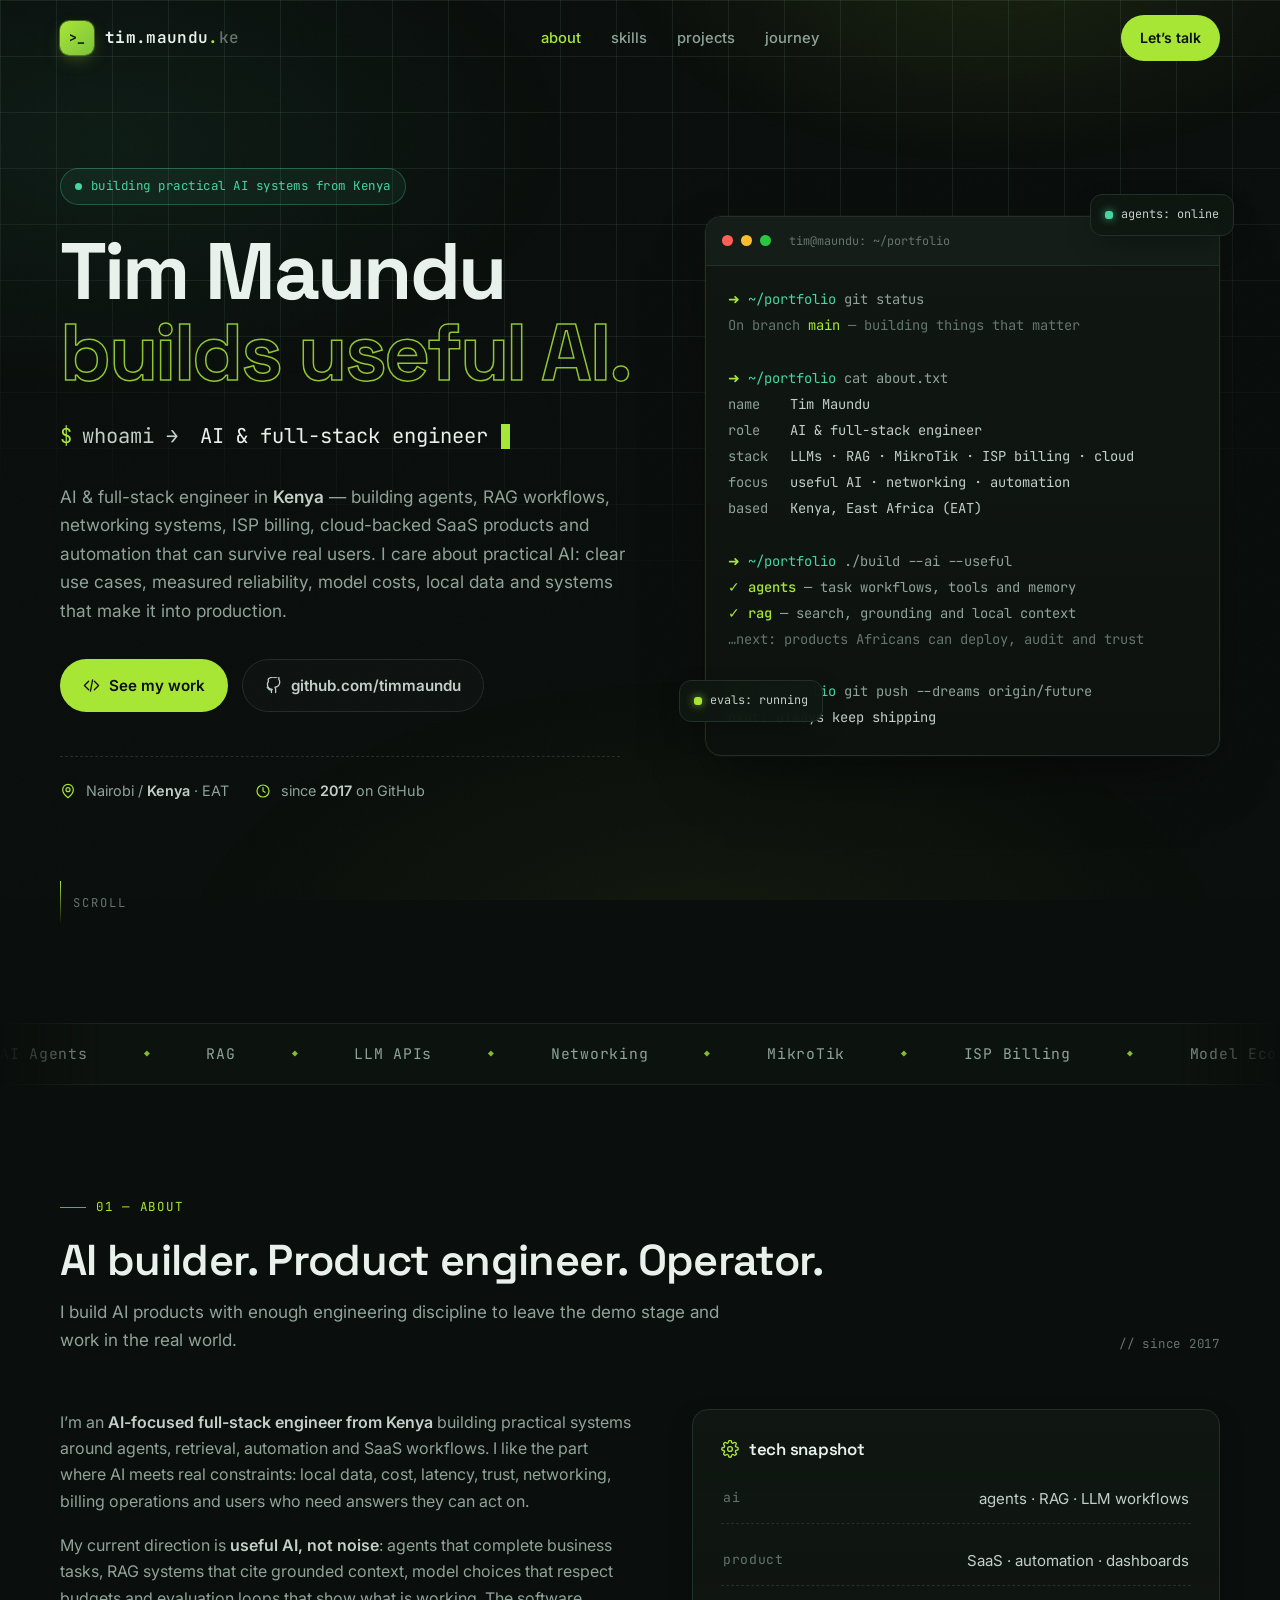
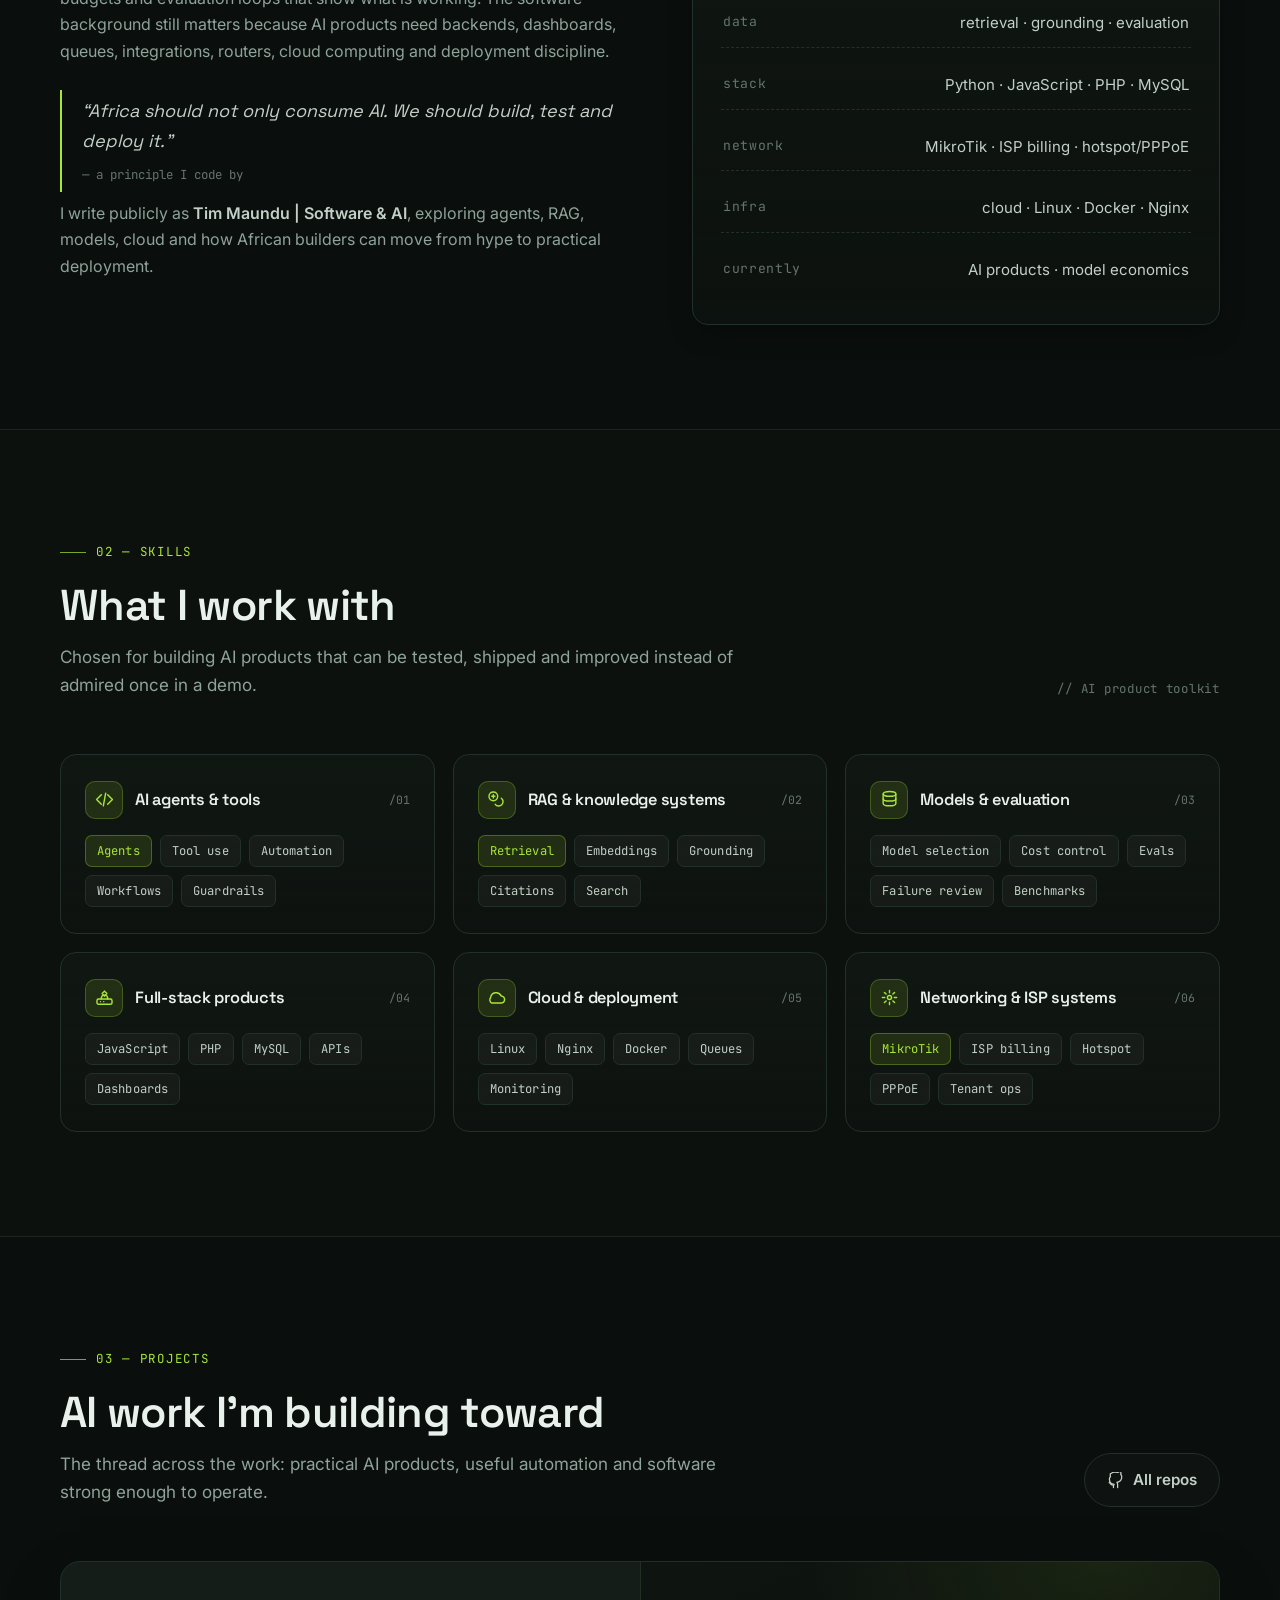
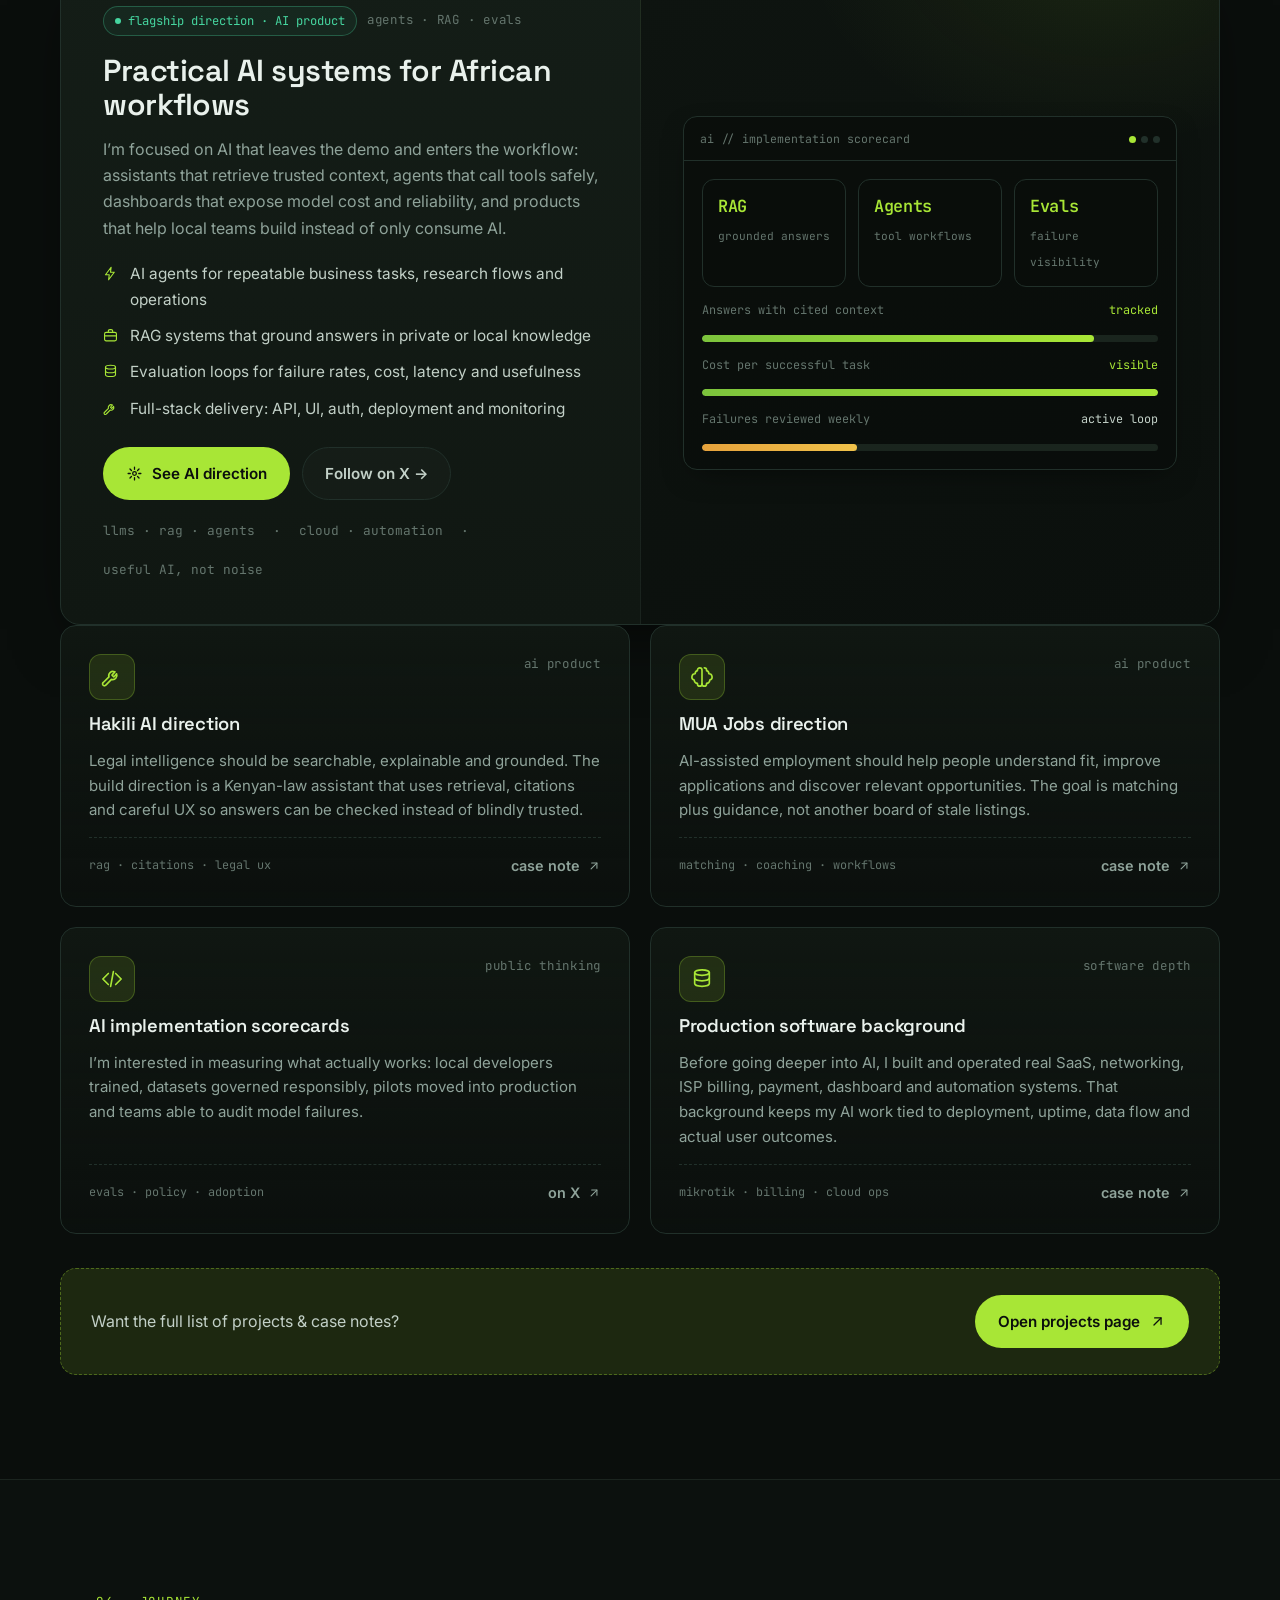
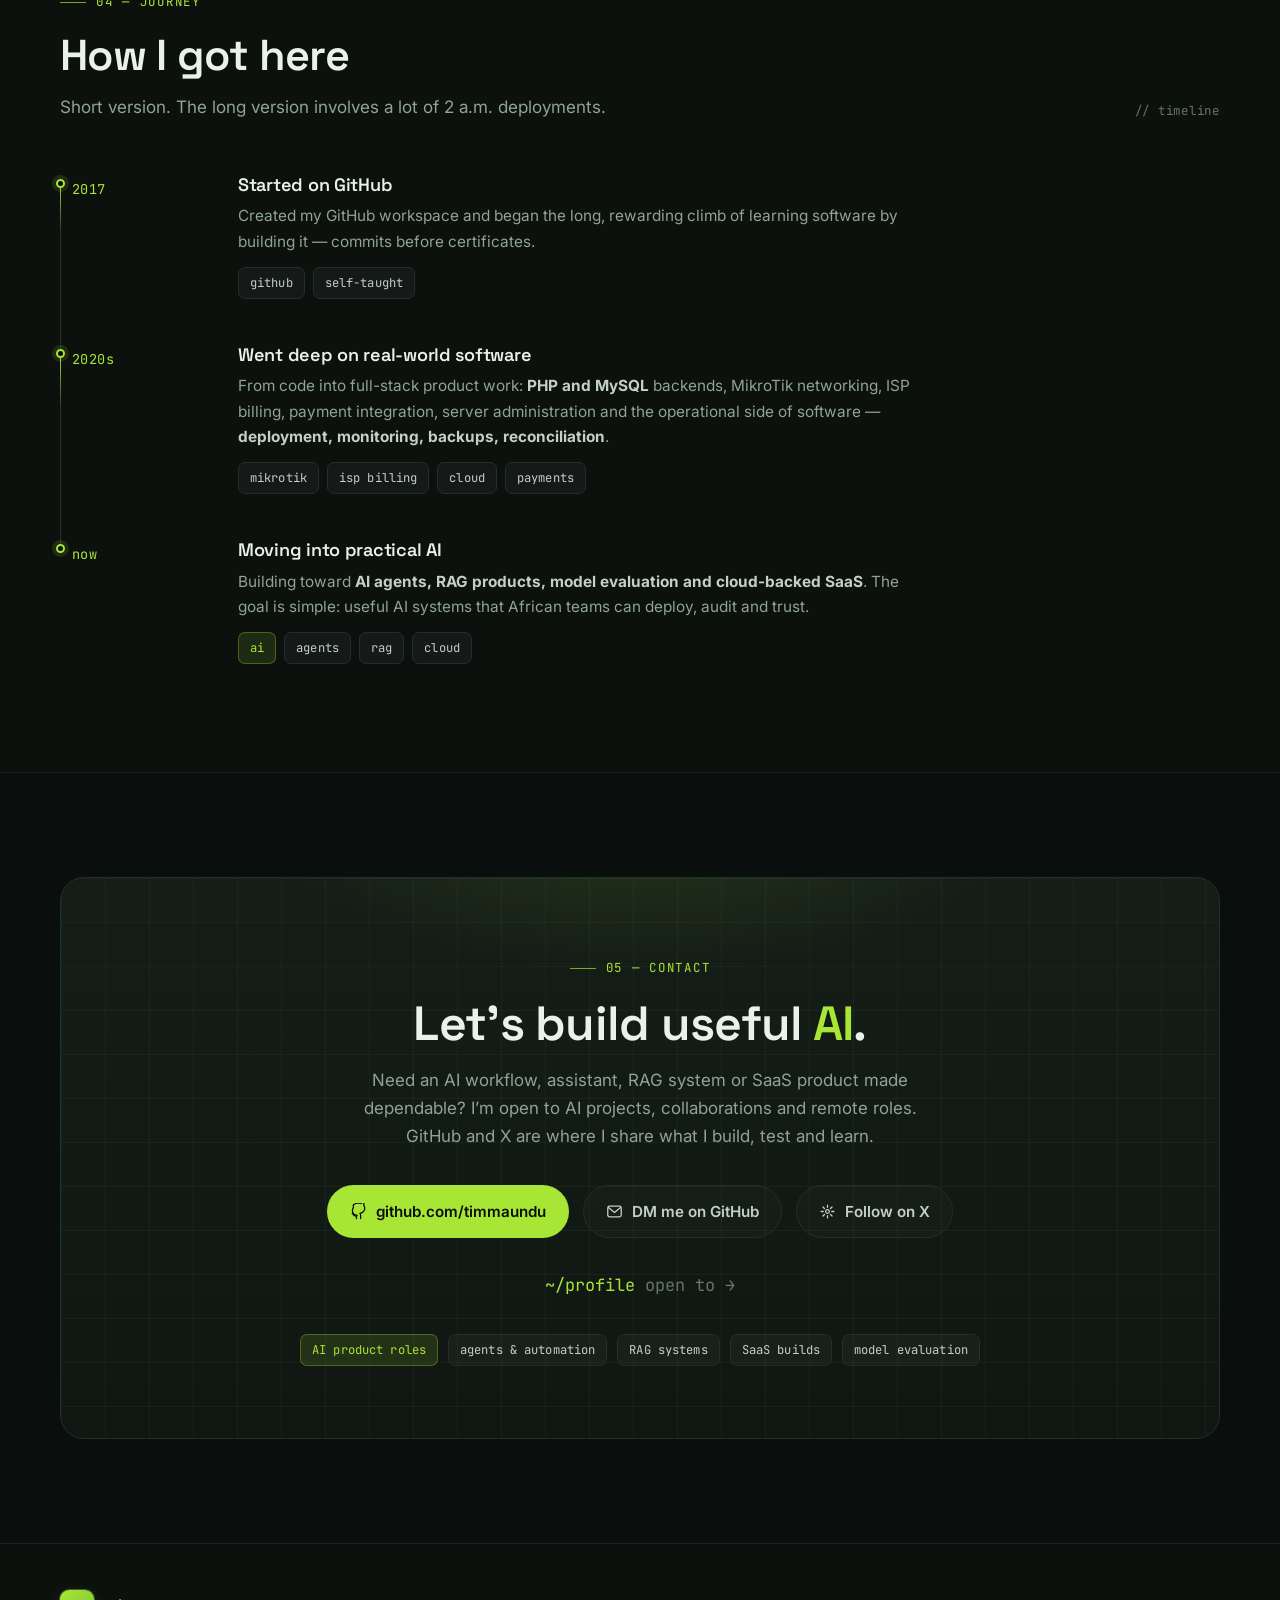
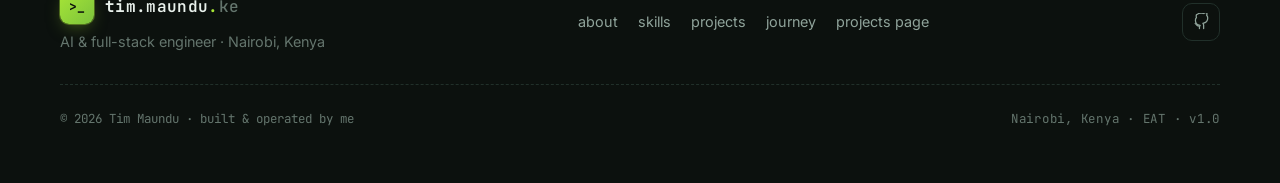
<file: index.html>
<!DOCTYPE html>
<html lang="en">
<head>
  <meta charset="UTF-8">
  <meta name="viewport" content="width=device-width, initial-scale=1.0">
  <title>Tim Maundu — AI & Full-Stack Engineer · Kenya</title>
  <meta name="description" content="Tim Maundu builds practical AI systems from Kenya: agents, RAG workflows, networking, MikroTik, ISP billing, cloud computing and full-stack software that moves from demo to production.">
  <meta name="author" content="Tim Maundu">
  <meta name="theme-color" content="#0a0e0c">

  <!-- Open Graph -->
  <meta property="og:type" content="website">
  <meta property="og:site_name" content="Tim Maundu">
  <meta property="og:title" content="Tim Maundu — AI & Full-Stack Engineer">
  <meta property="og:description" content="Practical AI systems, agents, RAG workflows, networking, MikroTik, ISP billing and cloud computing built from Kenya.">
  <meta property="og:url" content="https://timmaundu.github.io/">
  <meta property="og:image" content="https://timmaundu.github.io/assets/og-image.png">
  <meta name="twitter:card" content="summary_large_image">
  <meta name="twitter:title" content="Tim Maundu — AI & Full-Stack Engineer">
  <meta name="twitter:description" content="Practical AI systems, agents, RAG workflows, networking, MikroTik, ISP billing and cloud computing built from Kenya.">
  <meta name="twitter:image" content="https://timmaundu.github.io/assets/og-image.png">
  <link rel="canonical" href="https://timmaundu.github.io/">

  <link rel="icon" type="image/png" href="assets/favicon.png">
  <link rel="apple-touch-icon" href="assets/apple-touch-icon.png">

  <!-- Fonts -->
  <link rel="preconnect" href="https://fonts.googleapis.com">
  <link rel="preconnect" href="https://fonts.gstatic.com" crossorigin>
  <link href="https://fonts.googleapis.com/css2?family=Inter:wght@400;500;600;700&family=JetBrains+Mono:ital,wght@0,400;0,500;0,600;1,400&family=Space+Grotesk:wght@500;600;700&display=swap" rel="stylesheet">

  <link rel="stylesheet" href="css/style.css">
  <script defer src="js/main.js"></script>
</head>
<body>

  <div class="bg-glow"></div>
  <div class="bg-grid"></div>
  <div class="bg-noise"></div>
  <div id="progress"></div>

  <!-- ============ NAV ============ -->
  <header class="nav" id="top">
    <div class="container nav-inner">
      <a class="logo" href="index.html" aria-label="Tim Maundu — home">
        <span class="logo-mark">&gt;_</span>
        <span>tim<b>.maundu</b><span class="dot">.</span><span class="k254">ke</span></span>
      </a>

      <nav class="nav-links" aria-label="Primary">
        <a href="#about">about</a>
        <a href="#skills">skills</a>
        <a href="#projects">projects</a>
        <a href="#journey">journey</a>
      </nav>

      <div class="nav-cta">
        <a class="btn btn-primary ghost-only" href="#contact">Let&rsquo;s talk</a>
        <button class="burger" aria-label="Menu" aria-expanded="false">
          <span></span>
        </button>
      </div>
    </div>
  </header>

  <!-- mobile menu -->
  <div class="mobile-menu" id="mmenu">
    <a href="#about">about<span>01</span></a>
    <a href="#skills">skills<span>02</span></a>
    <a href="#projects">projects<span>03</span></a>
    <a href="#journey">journey<span>04</span></a>
    <a href="#contact">contact<span>05</span></a>
    <a class="btn btn-primary" href="https://github.com/timmaundu" target="_blank" rel="noopener">View GitHub ↗</a>
  </div>

  <!-- ============ HERO ============ -->
  <section class="hero" id="home">
    <div class="container hero-grid">
      <div class="reveal">
        <span class="status-chip"><span class="pulse"></span> building practical AI systems from Kenya</span>

        <h1>Tim&nbsp;Maundu<span class="accent-line">builds useful AI.</span></h1>

        <div class="role-line" aria-live="polite">
          <span class="prompt">$</span>
          <span>whoami&nbsp;&rarr;&nbsp;</span>
          <span class="typed"></span><span class="caret" aria-hidden="true"></span>
        </div>

        <p class="intro">
          AI &amp; full-stack engineer in <strong>Kenya</strong> — building agents, RAG
          workflows, networking systems, ISP billing, cloud-backed SaaS products and automation that can survive
          real users. I care about practical AI: clear use cases, measured reliability,
          model costs, local data and systems that make it into production.
        </p>

        <div class="hero-actions">
          <a class="btn btn-primary" href="#projects">
            <svg><use href="assets/icons.svg#i-code"/></svg> See my work
          </a>
          <a class="btn btn-ghost" href="https://github.com/timmaundu" target="_blank" rel="noopener">
            <svg><use href="assets/icons.svg#i-github"/></svg> github.com/timmaundu
          </a>
        </div>

        <ul class="hero-meta">
          <li><svg><use href="assets/icons.svg#i-pin"/></svg><span>Nairobi / <b>Kenya</b> · EAT</span></li>
          <li><svg><use href="assets/icons.svg#i-clock"/></svg><span>since <b>2017</b> on GitHub</span></li>
        </ul>
      </div>

      <!-- terminal mock -->
      <div class="terminal-wrap reveal">
        <div class="terminal" aria-hidden="true">
          <div class="terminal-bar">
            <i></i><i></i><i></i>
            <span class="t-title">tim@maundu: ~/portfolio</span>
          </div>
          <div class="terminal-body">
            <div class="t-line"><span class="t-prompt">➜&nbsp;</span><span class="t-path">~/portfolio</span> <span class="c">git status</span></div>
            <div class="t-line"><span class="t-dim">On branch</span> <span class="t-ok">main</span> <span class="t-dim">— building things that matter</span></div>
            <div class="t-line">&nbsp;</div>
            <div class="t-line"><span class="t-prompt">➜&nbsp;</span><span class="t-path">~/portfolio</span> <span class="c">cat about.txt</span></div>
            <div class="t-line tbl">
              <div><span class="c">name</span><span class="t-out">Tim Maundu</span></div>
              <div><span class="c">role</span><span class="t-out">AI &amp; full-stack engineer</span></div>
              <div><span class="c">stack</span><span class="t-out">LLMs · RAG · MikroTik · ISP billing · cloud</span></div>
              <div><span class="c">focus</span><span class="t-out">useful AI · networking · automation</span></div>
              <div><span class="c">based</span><span class="t-out">Kenya, East Africa (EAT)</span></div>
            </div>
            <div class="t-line">&nbsp;</div>
            <div class="t-line"><span class="t-prompt">➜&nbsp;</span><span class="t-path">~/portfolio</span> <span class="c">./build --ai --useful</span></div>
            <div class="t-line"><span class="t-ok">✓</span> <span class="hl">agents</span> <span class="c">— task workflows, tools and memory</span></div>
            <div class="t-line"><span class="t-ok">✓</span> <span class="hl">rag</span> <span class="c">— search, grounding and local context</span></div>
            <div class="t-line"><span class="t-dim">…next: products Africans can deploy, audit and trust</span></div>
            <div class="t-line">&nbsp;</div>
            <div class="t-line"><span class="t-prompt">➜&nbsp;</span><span class="t-path">~/portfolio</span> <span class="c">git push --dreams origin/future</span></div>
            <div class="t-line"><span class="t-out">hint: always keep shipping</span></div>
          </div>
        </div>
        <div class="terminal-float f1"><span class="ico"></span> agents: online</div>
        <div class="terminal-float f2"><span class="ico"></span> evals: running</div>
      </div>
    </div>

    <div class="container">
      <a class="scroll-cue" href="#about"><span class="line"></span> scroll</a>
    </div>
  </section>

  <!-- ============ MARQUEE ============ -->
  <div class="marquee" aria-hidden="true">
    <div class="marquee-track">
      <span>AI Agents</span><span>RAG</span><span>LLM APIs</span><span>Networking</span><span>MikroTik</span><span>ISP Billing</span><span>Model Economics</span><span>Automation</span><span>SaaS Products</span><span>Cloud</span><span>Python</span><span>APIs</span>
      <span>AI Agents</span><span>RAG</span><span>LLM APIs</span><span>Networking</span><span>MikroTik</span><span>ISP Billing</span><span>Model Economics</span><span>Automation</span><span>SaaS Products</span><span>Cloud</span><span>Python</span><span>APIs</span>
    </div>
  </div>

  <!-- ============ ABOUT ============ -->
  <section class="section" id="about">
    <div class="container">
      <div class="section-head reveal">
        <div>
          <span class="eyebrow">01 — about</span>
          <h2>AI builder. Product engineer. Operator.</h2>
          <p class="lead">I build AI products with enough engineering discipline to leave the demo stage and work in the real world.</p>
        </div>
        <span class="mono-tag">// since 2017</span>
      </div>

      <div class="about-grid">
        <div class="about-copy reveal">
          <p>
            I&rsquo;m an <strong>AI-focused full-stack engineer from Kenya</strong> building
            practical systems around agents, retrieval, automation and SaaS workflows.
            I like the part where AI meets real constraints: local data, cost, latency,
            trust, networking, billing operations and users who need answers they can act on.
          </p>
          <p>
            My current direction is <strong>useful AI, not noise</strong>: agents that
            complete business tasks, RAG systems that cite grounded context, model
            choices that respect budgets and evaluation loops that show what is working.
            The software background still matters because AI products need backends,
            dashboards, queues, integrations, routers, cloud computing and deployment discipline.
          </p>
          <blockquote class="blockquote">
            “Africa should not only consume AI. We should build, test and deploy it.”
            <cite>— a principle I code by</cite>
          </blockquote>
          <p>
            I write publicly as <strong>Tim Maundu | Software &amp; AI</strong>, exploring
            agents, RAG, models, cloud and how African builders can move from hype to
            practical deployment.
          </p>
        </div>

        <div class="reveal">
          <div class="fact-card">
            <h3><svg><use href="assets/icons.svg#i-gear"/></svg> tech snapshot</h3>
            <ul class="facts">
              <li><span class="k">ai</span><span class="v">agents · RAG · LLM workflows</span></li>
              <li><span class="k">product</span><span class="v">SaaS · automation · dashboards</span></li>
              <li><span class="k">data</span><span class="v">retrieval · grounding · evaluation</span></li>
              <li><span class="k">stack</span><span class="v">Python · JavaScript · PHP · MySQL</span></li>
              <li><span class="k">network</span><span class="v">MikroTik · ISP billing · hotspot/PPPoE</span></li>
              <li><span class="k">infra</span><span class="v">cloud · Linux · Docker · Nginx</span></li>
              <li><span class="k">currently</span><span class="v">AI products · model economics</span></li>
            </ul>
          </div>
        </div>
      </div>
    </div>
  </section>

  <!-- ============ SKILLS ============ -->
  <section class="section section-alt" id="skills">
    <div class="container">
      <div class="section-head reveal">
        <div>
          <span class="eyebrow">02 — skills</span>
          <h2>What I work with</h2>
          <p class="lead">Chosen for building AI products that can be tested, shipped and improved instead of admired once in a demo.</p>
        </div>
        <span class="mono-tag">// AI product toolkit</span>
      </div>

      <div class="skills-grid" data-stagger>
        <div class="skill-card reveal">
          <div class="sc-head">
            <span class="sc-ico"><svg><use href="assets/icons.svg#i-code"/></svg></span>
            <h3>AI agents &amp; tools</h3>
            <span class="sc-num">/01</span>
          </div>
          <div class="tag-row">
            <span class="tag solid">Agents</span><span class="tag">Tool use</span><span class="tag">Automation</span><span class="tag">Workflows</span><span class="tag">Guardrails</span>
          </div>
        </div>

        <div class="skill-card reveal">
          <div class="sc-head">
            <span class="sc-ico"><svg><use href="assets/icons.svg#i-coins"/></svg></span>
            <h3>RAG &amp; knowledge systems</h3>
            <span class="sc-num">/02</span>
          </div>
          <div class="tag-row">
            <span class="tag solid">Retrieval</span><span class="tag">Embeddings</span><span class="tag">Grounding</span><span class="tag">Citations</span><span class="tag">Search</span>
          </div>
        </div>

        <div class="skill-card reveal">
          <div class="sc-head">
            <span class="sc-ico"><svg><use href="assets/icons.svg#i-db"/></svg></span>
            <h3>Models &amp; evaluation</h3>
            <span class="sc-num">/03</span>
          </div>
          <div class="tag-row">
            <span class="tag">Model selection</span><span class="tag">Cost control</span><span class="tag">Evals</span><span class="tag">Failure review</span><span class="tag">Benchmarks</span>
          </div>
        </div>

        <div class="skill-card reveal">
          <div class="sc-head">
            <span class="sc-ico"><svg><use href="assets/icons.svg#i-router"/></svg></span>
            <h3>Full-stack products</h3>
            <span class="sc-num">/04</span>
          </div>
          <div class="tag-row">
            <span class="tag">JavaScript</span><span class="tag">PHP</span><span class="tag">MySQL</span><span class="tag">APIs</span><span class="tag">Dashboards</span>
          </div>
        </div>

        <div class="skill-card reveal">
          <div class="sc-head">
            <span class="sc-ico"><svg><use href="assets/icons.svg#i-cloud"/></svg></span>
            <h3>Cloud &amp; deployment</h3>
            <span class="sc-num">/05</span>
          </div>
          <div class="tag-row">
            <span class="tag">Linux</span><span class="tag">Nginx</span><span class="tag">Docker</span><span class="tag">Queues</span><span class="tag">Monitoring</span>
          </div>
        </div>

        <div class="skill-card reveal">
          <div class="sc-head">
            <span class="sc-ico"><svg><use href="assets/icons.svg#i-spark"/></svg></span>
            <h3>Networking &amp; ISP systems</h3>
            <span class="sc-num">/06</span>
          </div>
          <div class="tag-row">
            <span class="tag solid">MikroTik</span><span class="tag">ISP billing</span><span class="tag">Hotspot</span><span class="tag">PPPoE</span><span class="tag">Tenant ops</span>
          </div>
        </div>
      </div>
    </div>
  </section>

  <!-- ============ PROJECTS ============ -->
  <section class="section" id="projects">
    <div class="container">
      <div class="section-head reveal">
        <div>
          <span class="eyebrow">03 — projects</span>
          <h2>AI work I&rsquo;m building toward</h2>
          <p class="lead">The thread across the work: practical AI products, useful automation and software strong enough to operate.</p>
        </div>
        <a class="btn btn-ghost" href="https://github.com/timmaundu?tab=repositories" target="_blank" rel="noopener">
          <svg><use href="assets/icons.svg#i-github"/></svg> All repos
        </a>
      </div>

      <!-- flagship -->
      <div class="featured reveal">
        <div class="feat-inner">
          <div class="feat-copy">
            <div class="feat-label">
              <span class="live-dot"><i></i> flagship direction · AI product</span>
              <span class="mono-tag">agents · RAG · evals</span>
            </div>
            <h3>Practical AI systems for African workflows</h3>
            <p>
              I&rsquo;m focused on AI that leaves the demo and enters the workflow:
              assistants that retrieve trusted context, agents that call tools safely,
              dashboards that expose model cost and reliability, and products that help
              local teams build instead of only consume AI.
            </p>
            <ul class="feat-list">
              <li><svg><use href="assets/icons.svg#i-zap"/></svg> <span>AI agents for repeatable business tasks, research flows and operations</span></li>
              <li><svg><use href="assets/icons.svg#i-brief"/></svg> <span>RAG systems that ground answers in private or local knowledge</span></li>
              <li><svg><use href="assets/icons.svg#i-db"/></svg> <span>Evaluation loops for failure rates, cost, latency and usefulness</span></li>
              <li><svg><use href="assets/icons.svg#i-wrench"/></svg> <span>Full-stack delivery: API, UI, auth, deployment and monitoring</span></li>
            </ul>
            <div class="feat-actions">
              <a class="btn btn-primary" href="projects.html#ai-systems">
                <svg><use href="assets/icons.svg#i-spark"/></svg> See AI direction
              </a>
              <a class="btn btn-ghost" href="https://x.com/tim_maundu" target="_blank" rel="noopener">
                Follow on X →
              </a>
            </div>
            <div class="feat-links">
              <span>llms · rag · agents</span>
              <span>·</span>
              <span>cloud · automation</span>
              <span>·</span>
              <span>useful AI, not noise</span>
            </div>
          </div>

          <div class="feat-visual" aria-hidden="true">
            <div class="dash-mock">
              <div class="dash-top">
                <span>ai // implementation scorecard</span>
                <span class="dots"><i></i><i></i><i></i></span>
              </div>
              <div class="dash-body">
                <div class="kpis">
                  <div class="kpi"><b>RAG</b><span>grounded answers</span></div>
                  <div class="kpi"><b>Agents</b><span>tool workflows</span></div>
                  <div class="kpi"><b>Evals</b><span>failure visibility</span></div>
                </div>
                <div class="dash-row"><span class="lbl">Answers with cited context</span><span class="amt ok">tracked</span></div>
                <div class="dash-bar"><i style="width:86%"></i></div>
                <div class="dash-row"><span class="lbl">Cost per successful task</span><span class="amt ok">visible</span></div>
                <div class="dash-bar"><i style="width:100%"></i></div>
                <div class="dash-row"><span class="lbl">Failures reviewed weekly</span><span class="amt">active loop</span></div>
                <div class="dash-bar"><i style="width:34%;background:linear-gradient(90deg,#e6a23c,#f0c24a)"></i></div>
              </div>
            </div>
          </div>
        </div>
      </div>

      <!-- more projects -->
      <div class="cards-grid">
        <div class="card reveal">
          <div class="card-top">
            <span class="card-ico"><svg><use href="assets/icons.svg#i-wrench"/></svg></span>
            <span class="mono-tag">ai product</span>
          </div>
          <h3>Hakili AI direction</h3>
          <p class="desc">
            Legal intelligence should be searchable, explainable and grounded. The
            build direction is a Kenyan-law assistant that uses retrieval, citations
            and careful UX so answers can be checked instead of blindly trusted.
          </p>
          <div class="card-footer">
            <span class="stat">rag · citations · legal ux</span>
            <a class="card-link" href="projects.html#hakili">case note <svg><use href="assets/icons.svg#i-arrow"/></svg></a>
          </div>
        </div>

        <div class="card reveal">
          <div class="card-top">
            <span class="card-ico"><svg><use href="assets/icons.svg#i-brain"/></svg></span>
            <span class="mono-tag">ai product</span>
          </div>
          <h3>MUA Jobs direction</h3>
          <p class="desc">
            AI-assisted employment should help people understand fit, improve
            applications and discover relevant opportunities. The goal is matching
            plus guidance, not another board of stale listings.
          </p>
          <div class="card-footer">
            <span class="stat">matching · coaching · workflows</span>
            <a class="card-link" href="projects.html#mua-jobs">case note <svg><use href="assets/icons.svg#i-arrow"/></svg></a>
          </div>
        </div>

        <div class="card reveal">
          <div class="card-top">
            <span class="card-ico"><svg><use href="assets/icons.svg#i-code"/></svg></span>
            <span class="mono-tag">public thinking</span>
          </div>
          <h3>AI implementation scorecards</h3>
          <p class="desc">
            I&rsquo;m interested in measuring what actually works: local developers trained,
            datasets governed responsibly, pilots moved into production and teams able
            to audit model failures.
          </p>
          <div class="card-footer">
            <span class="stat">evals · policy · adoption</span>
            <a class="card-link" href="https://x.com/tim_maundu" target="_blank" rel="noopener">on X <svg><use href="assets/icons.svg#i-arrow"/></svg></a>
          </div>
        </div>

        <div class="card reveal">
          <div class="card-top">
            <span class="card-ico"><svg><use href="assets/icons.svg#i-db"/></svg></span>
            <span class="mono-tag">software depth</span>
          </div>
          <h3>Production software background</h3>
          <p class="desc">
            Before going deeper into AI, I built and operated real SaaS, networking,
            ISP billing, payment, dashboard and automation systems. That background keeps my AI work tied
            to deployment, uptime, data flow and actual user outcomes.
          </p>
          <div class="card-footer">
            <span class="stat">mikrotik · billing · cloud ops</span>
            <a class="card-link" href="projects.html#software-depth">case note <svg><use href="assets/icons.svg#i-arrow"/></svg></a>
          </div>
        </div>
      </div>

      <div class="cta-band reveal">
        <p>Want the full list of projects &amp; case notes?</p>
        <a class="btn btn-primary" href="projects.html">Open projects page <svg><use href="assets/icons.svg#i-arrow"/></svg></a>
      </div>
    </div>
  </section>

  <!-- ============ JOURNEY ============ -->
  <section class="section section-alt" id="journey">
    <div class="container">
      <div class="section-head reveal">
        <div>
          <span class="eyebrow">04 — journey</span>
          <h2>How I got here</h2>
          <p class="lead">Short version. The long version involves a lot of 2 a.m. deployments.</p>
        </div>
        <span class="mono-tag">// timeline</span>
      </div>

      <div class="journey">
        <div class="journey-line">
          <div class="journey-item reveal">
            <div class="j-date">2017</div>
            <div class="j-body">
              <h3>Started on GitHub</h3>
              <p>
                Created my GitHub workspace and began the long, rewarding climb of
                learning software by building it — commits before certificates.
              </p>
              <div class="j-tags"><span class="tag">github</span><span class="tag">self-taught</span></div>
            </div>
          </div>

          <div class="journey-item reveal">
            <div class="j-date">2020s</div>
            <div class="j-body">
              <h3>Went deep on real-world software</h3>
              <p>
                From code into full-stack product work: <b>PHP and MySQL</b> backends,
                MikroTik networking, ISP billing, payment integration, server administration and the operational side
                of software — <b>deployment, monitoring, backups, reconciliation</b>.
              </p>
              <div class="j-tags"><span class="tag">mikrotik</span><span class="tag">isp billing</span><span class="tag">cloud</span><span class="tag">payments</span></div>
            </div>
          </div>

          <div class="journey-item reveal">
            <div class="j-date">now</div>
            <div class="j-body">
              <h3>Moving into practical AI</h3>
              <p>
                Building toward <b>AI agents, RAG products, model evaluation and
                cloud-backed SaaS</b>. The goal is simple: useful AI systems that
                African teams can deploy, audit and trust.
              </p>
              <div class="j-tags"><span class="tag solid">ai</span><span class="tag">agents</span><span class="tag">rag</span><span class="tag">cloud</span></div>
            </div>
          </div>
        </div>
      </div>
    </div>
  </section>

  <!-- ============ CONTACT ============ -->
  <section class="section" id="contact">
    <div class="container">
      <div class="contact-card reveal">
        <span class="eyebrow" style="justify-content:center">05 — contact</span>
        <h2>Let&rsquo;s build useful <span class="grn">AI</span>.</h2>
        <p>
          Need an AI workflow, assistant, RAG system or SaaS product made dependable?
          I&rsquo;m open to AI projects, collaborations and remote roles. GitHub and X are
          where I share what I build, test and learn.
        </p>
        <div class="contact-actions">
          <a class="btn btn-primary" href="https://github.com/timmaundu" target="_blank" rel="noopener">
            <svg><use href="assets/icons.svg#i-github"/></svg> github.com/timmaundu
          </a>
          <a class="btn btn-ghost" href="https://github.com/timmaundu" target="_blank" rel="noopener">
            <svg><use href="assets/icons.svg#i-mail"/></svg> DM me on GitHub
          </a>
          <a class="btn btn-ghost" href="https://x.com/tim_maundu" target="_blank" rel="noopener">
            <svg><use href="assets/icons.svg#i-spark"/></svg> Follow on X
          </a>
        </div>
        <p class="contact-note">
          <span class="t-prompt" style="color:var(--accent)">~/profile</span>
          <span style="color:var(--faint)">open to →</span>
        </p>
        <div class="open-tags">
          <span class="tag solid">AI product roles</span>
          <span class="tag">agents &amp; automation</span>
          <span class="tag">RAG systems</span>
          <span class="tag">SaaS builds</span>
          <span class="tag">model evaluation</span>
        </div>
      </div>
    </div>
  </section>

  <!-- ============ FOOTER ============ -->
  <footer>
    <div class="container">
      <div class="foot-grid">
        <div class="foot-left">
          <a class="logo" href="#top">
            <span class="logo-mark">&gt;_</span>
            <span>tim<b>.maundu</b><span class="dot">.</span><span class="k254">ke</span></span>
          </a>
          <p>AI &amp; full-stack engineer · Nairobi, Kenya</p>
        </div>
        <nav class="foot-nav" aria-label="Footer">
          <a href="#about">about</a>
          <a href="#skills">skills</a>
          <a href="#projects">projects</a>
          <a href="#journey">journey</a>
          <a href="projects.html">projects page</a>
        </nav>
        <div class="socials">
          <a href="https://github.com/timmaundu" target="_blank" rel="noopener" aria-label="GitHub">
            <svg><use href="assets/icons.svg#i-github"/></svg>
          </a>
        </div>
      </div>
      <div class="foot-bottom">
        <p>© <span class="year">2026</span> Tim Maundu · built &amp; operated by me</p>
        <p class="mono-tag" style="color:var(--faint);font-size:.78rem">Nairobi, Kenya · EAT · v1.0</p>
      </div>
    </div>
  </footer>

  <button id="toTop" aria-label="Back to top">
    <svg><use href="assets/icons.svg#i-up"/></svg>
  </button>
</body>
</html>
</file>
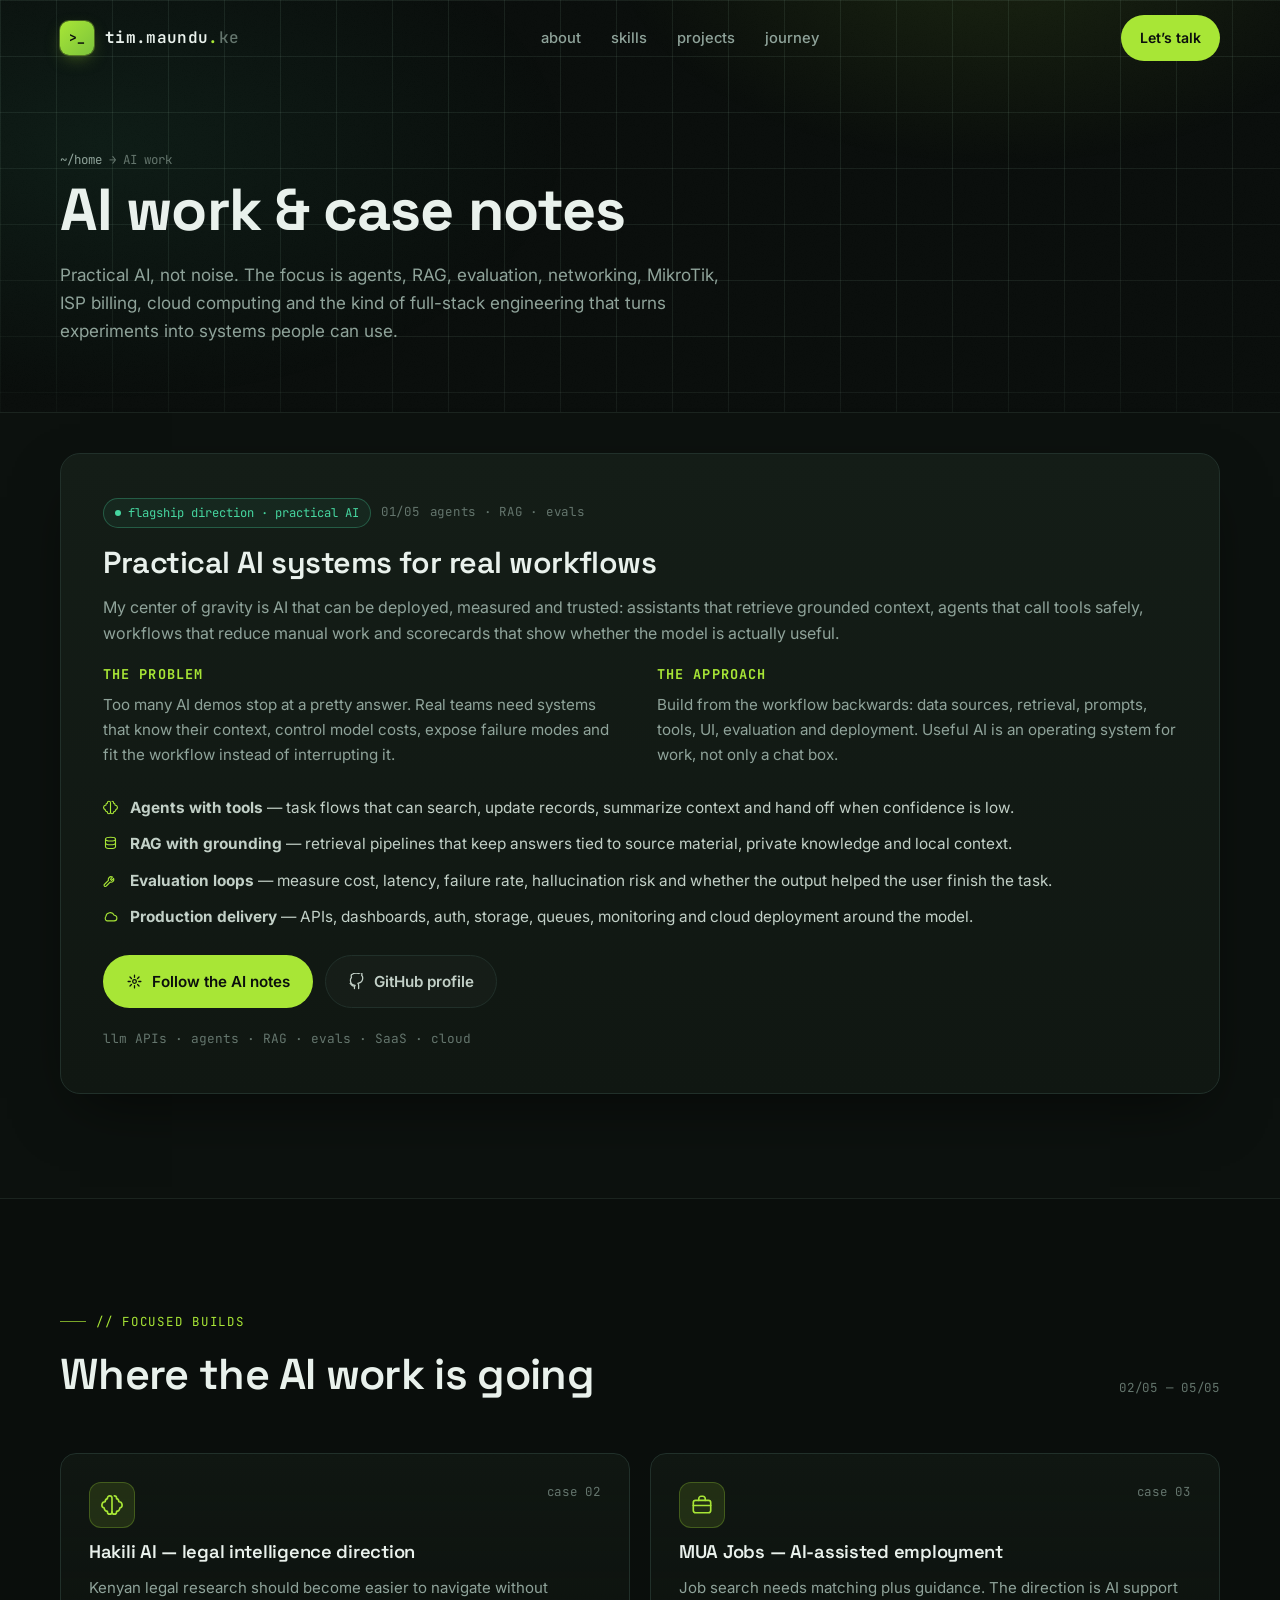
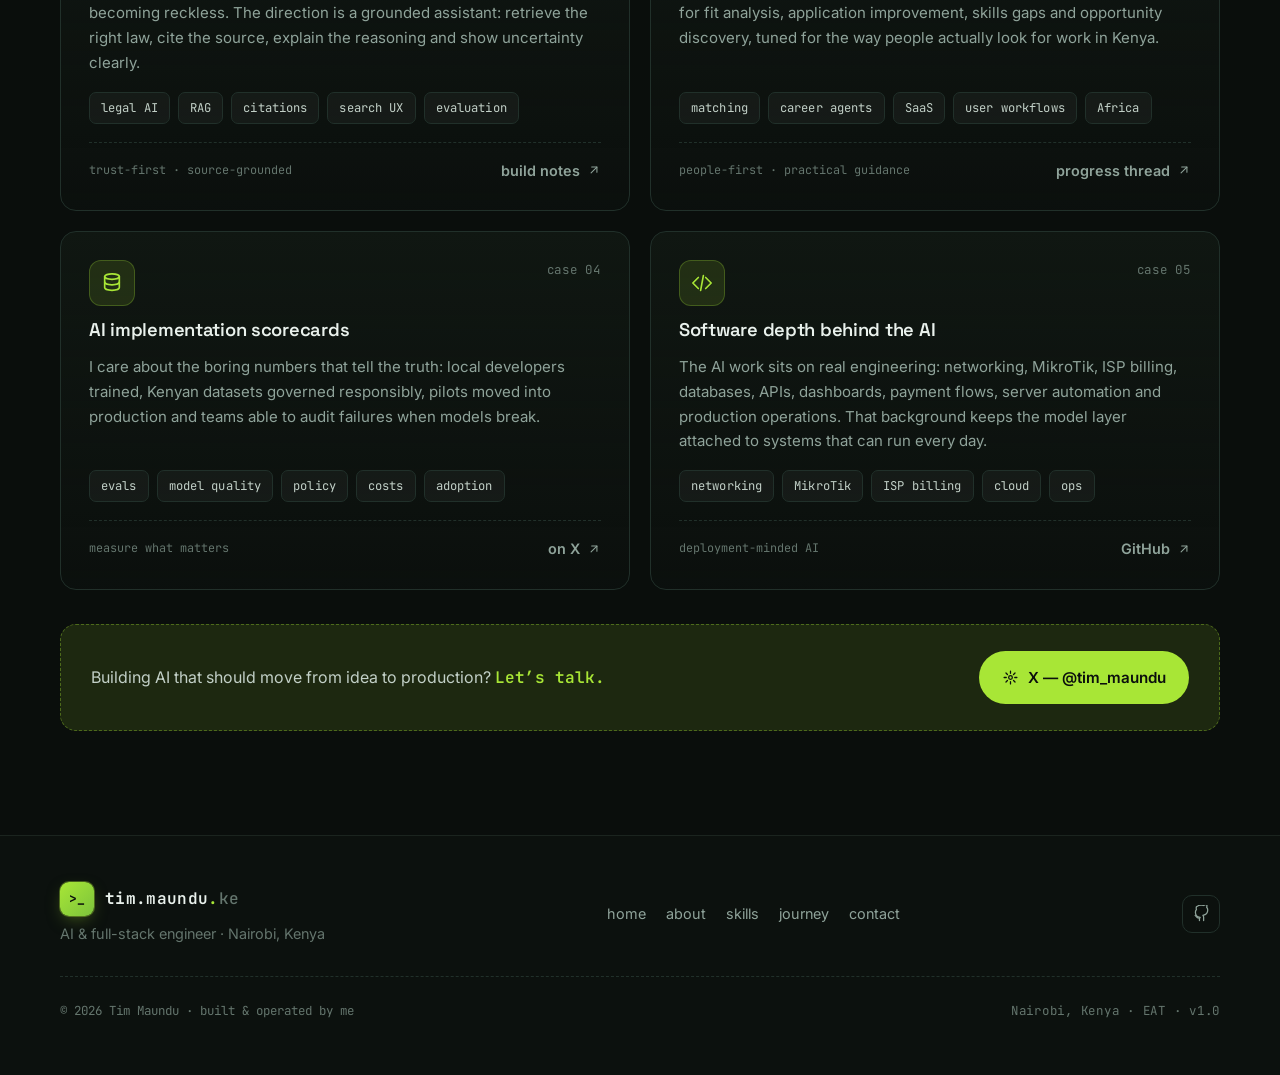
<file: projects.html>
<!DOCTYPE html>
<html lang="en">
<head>
  <meta charset="UTF-8">
  <meta name="viewport" content="width=device-width, initial-scale=1.0">
  <title>AI Work — Tim Maundu</title>
  <meta name="description" content="AI projects and case notes by Tim Maundu: agents, RAG systems, networking, MikroTik, ISP billing, cloud computing and practical AI for African workflows.">
  <meta name="author" content="Tim Maundu">
  <meta name="theme-color" content="#0a0e0c">

  <meta property="og:type" content="website">
  <meta property="og:site_name" content="Tim Maundu">
  <meta property="og:title" content="AI Work — Tim Maundu">
  <meta property="og:description" content="Agents, RAG systems, networking, MikroTik, ISP billing, cloud computing and practical AI for African workflows.">
  <meta property="og:url" content="https://timmaundu.github.io/projects.html">
  <meta property="og:image" content="https://timmaundu.github.io/assets/og-image.png">
  <meta name="twitter:card" content="summary_large_image">
  <link rel="canonical" href="https://timmaundu.github.io/projects.html">

  <link rel="icon" type="image/png" href="assets/favicon.png">
  <link rel="apple-touch-icon" href="assets/apple-touch-icon.png">

  <link rel="preconnect" href="https://fonts.googleapis.com">
  <link rel="preconnect" href="https://fonts.gstatic.com" crossorigin>
  <link href="https://fonts.googleapis.com/css2?family=Inter:wght@400;500;600;700&family=JetBrains+Mono:ital,wght@0,400;0,500;0,600;1,400&family=Space+Grotesk:wght@500;600;700&display=swap" rel="stylesheet">

  <link rel="stylesheet" href="css/style.css">
  <script defer src="js/main.js"></script>
</head>
<body>

  <div class="bg-glow"></div>
  <div class="bg-grid"></div>
  <div class="bg-noise"></div>
  <div id="progress"></div>

  <!-- ============ NAV ============ -->
  <header class="nav scrolled" id="top">
    <div class="container nav-inner">
      <a class="logo" href="index.html" aria-label="Tim Maundu — home">
        <span class="logo-mark">&gt;_</span>
        <span>tim<b>.maundu</b><span class="dot">.</span><span class="k254">ke</span></span>
      </a>

      <nav class="nav-links" aria-label="Primary">
        <a href="index.html#about">about</a>
        <a href="index.html#skills">skills</a>
        <a href="index.html#projects">projects</a>
        <a href="index.html#journey">journey</a>
      </nav>

      <div class="nav-cta">
        <a class="btn btn-primary ghost-only" href="index.html#contact">Let&rsquo;s talk</a>
        <button class="burger" aria-label="Menu" aria-expanded="false">
          <span></span>
        </button>
      </div>
    </div>
  </header>

  <div class="mobile-menu" id="mmenu">
    <a href="index.html#about">about<span>01</span></a>
    <a href="index.html#skills">skills<span>02</span></a>
    <a href="index.html#projects">projects<span>03</span></a>
    <a href="index.html#journey">journey<span>04</span></a>
    <a href="index.html#contact">contact<span>05</span></a>
    <a class="btn btn-primary" href="https://github.com/timmaundu" target="_blank" rel="noopener">View GitHub ↗</a>
  </div>

  <!-- ============ PAGE HERO ============ -->
  <section class="page-hero">
    <div class="container reveal">
      <p class="breadcrumb"><a href="index.html">~/home</a> → AI work</p>
      <h1>AI work &amp; case notes</h1>
      <p class="lead">
        Practical AI, not noise. The focus is agents, RAG, evaluation, networking,
        MikroTik, ISP billing, cloud computing and the kind of full-stack engineering
        that turns experiments into systems people can use.
      </p>
    </div>
  </section>

  <!-- ============ FLAGSHIP CASE ============ -->
  <section class="section section-alt" id="ai-systems" style="padding-top:40px">
    <div class="container">
      <div class="featured reveal">
        <div class="feat-inner" style="grid-template-columns:1fr">
          <div class="feat-copy" style="grid-column:1">
            <div class="feat-label">
              <span class="live-dot"><i></i> flagship direction · practical AI</span>
              <span class="mono-tag">01/05</span>
              <span class="mono-tag">agents · RAG · evals</span>
            </div>
            <h3>Practical AI systems for real workflows</h3>
            <p>
              My center of gravity is AI that can be deployed, measured and trusted:
              assistants that retrieve grounded context, agents that call tools safely,
              workflows that reduce manual work and scorecards that show whether the
              model is actually useful.
            </p>
            <div class="about-grid" style="grid-template-columns:1fr 1fr; gap:34px; margin:6px 0 8px">
              <div>
                <h4 style="margin-bottom:10px;color:var(--accent);font-family:var(--font-mono);font-size:.85rem;letter-spacing:.08em">THE PROBLEM</h4>
                <p style="font-size:.95rem">
                  Too many AI demos stop at a pretty answer. Real teams need systems
                  that know their context, control model costs, expose failure modes
                  and fit the workflow instead of interrupting it.
                </p>
              </div>
              <div>
                <h4 style="margin-bottom:10px;color:var(--accent);font-family:var(--font-mono);font-size:.85rem;letter-spacing:.08em">THE APPROACH</h4>
                <p style="font-size:.95rem">
                  Build from the workflow backwards: data sources, retrieval, prompts,
                  tools, UI, evaluation and deployment. Useful AI is an operating
                  system for work, not only a chat box.
                </p>
              </div>
            </div>
            <ul class="feat-list">
              <li><svg><use href="assets/icons.svg#i-brain"/></svg> <span><b>Agents with tools</b> — task flows that can search, update records, summarize context and hand off when confidence is low.</span></li>
              <li><svg><use href="assets/icons.svg#i-db"/></svg> <span><b>RAG with grounding</b> — retrieval pipelines that keep answers tied to source material, private knowledge and local context.</span></li>
              <li><svg><use href="assets/icons.svg#i-wrench"/></svg> <span><b>Evaluation loops</b> — measure cost, latency, failure rate, hallucination risk and whether the output helped the user finish the task.</span></li>
              <li><svg><use href="assets/icons.svg#i-cloud"/></svg> <span><b>Production delivery</b> — APIs, dashboards, auth, storage, queues, monitoring and cloud deployment around the model.</span></li>
            </ul>
            <div class="feat-actions">
              <a class="btn btn-primary" href="https://x.com/tim_maundu" target="_blank" rel="noopener">
                <svg><use href="assets/icons.svg#i-spark"/></svg> Follow the AI notes
              </a>
              <a class="btn btn-ghost" href="https://github.com/timmaundu" target="_blank" rel="noopener">
                <svg><use href="assets/icons.svg#i-github"/></svg> GitHub profile
              </a>
            </div>
            <div class="feat-links">
              <span>llm APIs · agents · RAG · evals · SaaS · cloud</span>
            </div>
          </div>
        </div>
      </div>
    </div>
  </section>

  <!-- ============ OTHER WORK ============ -->
  <section class="section">
    <div class="container">
      <div class="section-head reveal">
        <div>
          <span class="eyebrow">// focused builds</span>
          <h2>Where the AI work is going</h2>
        </div>
        <span class="mono-tag">02/05 — 05/05</span>
      </div>

      <div class="cards-grid">
        <div class="card reveal" id="hakili">
          <div class="card-top">
            <span class="card-ico"><svg><use href="assets/icons.svg#i-brain"/></svg></span>
            <span class="mono-tag">case 02</span>
          </div>
          <h3>Hakili AI — legal intelligence direction</h3>
          <p class="desc">
            Kenyan legal research should become easier to navigate without becoming
            reckless. The direction is a grounded assistant: retrieve the right law,
            cite the source, explain the reasoning and show uncertainty clearly.
          </p>
          <div class="tag-row" style="margin:2px 0 4px">
            <span class="tag">legal AI</span><span class="tag">RAG</span><span class="tag">citations</span><span class="tag">search UX</span><span class="tag">evaluation</span>
          </div>
          <div class="card-footer">
            <span class="stat">trust-first · source-grounded</span>
            <a class="card-link" href="https://x.com/tim_maundu" target="_blank" rel="noopener">build notes <svg><use href="assets/icons.svg#i-arrow"/></svg></a>
          </div>
        </div>

        <div class="card reveal" id="mua-jobs">
          <div class="card-top">
            <span class="card-ico"><svg><use href="assets/icons.svg#i-brief"/></svg></span>
            <span class="mono-tag">case 03</span>
          </div>
          <h3>MUA Jobs — AI-assisted employment</h3>
          <p class="desc">
            Job search needs matching plus guidance. The direction is AI support for
            fit analysis, application improvement, skills gaps and opportunity discovery,
            tuned for the way people actually look for work in Kenya.
          </p>
          <div class="tag-row" style="margin:2px 0 4px">
            <span class="tag">matching</span><span class="tag">career agents</span><span class="tag">SaaS</span><span class="tag">user workflows</span><span class="tag">Africa</span>
          </div>
          <div class="card-footer">
            <span class="stat">people-first · practical guidance</span>
            <a class="card-link" href="https://x.com/tim_maundu" target="_blank" rel="noopener">progress thread <svg><use href="assets/icons.svg#i-arrow"/></svg></a>
          </div>
        </div>

        <div class="card reveal">
          <div class="card-top">
            <span class="card-ico"><svg><use href="assets/icons.svg#i-db"/></svg></span>
            <span class="mono-tag">case 04</span>
          </div>
          <h3>AI implementation scorecards</h3>
          <p class="desc">
            I care about the boring numbers that tell the truth: local developers
            trained, Kenyan datasets governed responsibly, pilots moved into production
            and teams able to audit failures when models break.
          </p>
          <div class="tag-row" style="margin:2px 0 4px">
            <span class="tag">evals</span><span class="tag">model quality</span><span class="tag">policy</span><span class="tag">costs</span><span class="tag">adoption</span>
          </div>
          <div class="card-footer">
            <span class="stat">measure what matters</span>
            <a class="card-link" href="https://x.com/tim_maundu" target="_blank" rel="noopener">on X <svg><use href="assets/icons.svg#i-arrow"/></svg></a>
          </div>
        </div>

        <div class="card reveal" id="software-depth">
          <div class="card-top">
            <span class="card-ico"><svg><use href="assets/icons.svg#i-code"/></svg></span>
            <span class="mono-tag">case 05</span>
          </div>
          <h3>Software depth behind the AI</h3>
          <p class="desc">
            The AI work sits on real engineering: networking, MikroTik, ISP billing,
            databases, APIs, dashboards, payment flows, server automation and production operations. That background keeps
            the model layer attached to systems that can run every day.
          </p>
          <div class="tag-row" style="margin:2px 0 4px">
            <span class="tag">networking</span><span class="tag">MikroTik</span><span class="tag">ISP billing</span><span class="tag">cloud</span><span class="tag">ops</span>
          </div>
          <div class="card-footer">
            <span class="stat">deployment-minded AI</span>
            <a class="card-link" href="https://github.com/timmaundu" target="_blank" rel="noopener">GitHub <svg><use href="assets/icons.svg#i-arrow"/></svg></a>
          </div>
        </div>
      </div>

      <div class="cta-band reveal">
        <p>Building AI that should move from idea to production? <b>Let&rsquo;s talk.</b></p>
        <a class="btn btn-primary" href="https://x.com/tim_maundu" target="_blank" rel="noopener">
          <svg><use href="assets/icons.svg#i-spark"/></svg> X — @tim_maundu
        </a>
      </div>
    </div>
  </section>

  <!-- ============ FOOTER ============ -->
  <footer>
    <div class="container">
      <div class="foot-grid">
        <div class="foot-left">
          <a class="logo" href="index.html">
            <span class="logo-mark">&gt;_</span>
            <span>tim<b>.maundu</b><span class="dot">.</span><span class="k254">ke</span></span>
          </a>
          <p>AI &amp; full-stack engineer · Nairobi, Kenya</p>
        </div>
        <nav class="foot-nav" aria-label="Footer">
          <a href="index.html">home</a>
          <a href="index.html#about">about</a>
          <a href="index.html#skills">skills</a>
          <a href="index.html#journey">journey</a>
          <a href="index.html#contact">contact</a>
        </nav>
        <div class="socials">
          <a href="https://github.com/timmaundu" target="_blank" rel="noopener" aria-label="GitHub">
            <svg><use href="assets/icons.svg#i-github"/></svg>
          </a>
        </div>
      </div>
      <div class="foot-bottom">
        <p>© <span class="year">2026</span> Tim Maundu · built &amp; operated by me</p>
        <p class="mono-tag" style="color:var(--faint);font-size:.78rem">Nairobi, Kenya · EAT · v1.0</p>
      </div>
    </div>
  </footer>

  <button id="toTop" aria-label="Back to top">
    <svg><use href="assets/icons.svg#i-up"/></svg>
  </button>
</body>
</html>
</file>
<file: css/style.css>
/* ============================================================
   TIM MAUNDU — personal brand site
   Dark, modern developer aesthetic.
   Palette: deep green-charcoal + lime signature (a nod to KE)
   Fonts: Space Grotesk / Inter / JetBrains Mono
   ============================================================ */

:root {
  /* surfaces */
  --bg: #0a0e0c;
  --bg-2: #0c110e;
  --surface: #101712;
  --surface-2: #141d17;
  --surface-3: #1a251e;
  --line: #21302a;
  --line-soft: rgba(161, 205, 178, 0.1);

  /* text */
  --text: #e9f1ec;
  --text-soft: #c2d0c7;
  --muted: #8fa39a;
  --faint: #64756d;

  /* brand */
  --accent: #a8e636;
  --accent-soft: rgba(168, 230, 54, 0.12);
  --accent-strong: #b9f74f;
  --mint: #46d6a0;
  --glow: rgba(168, 230, 54, 0.14);

  /* type */
  --font-display: "Space Grotesk", "Inter", system-ui, sans-serif;
  --font-body: "Inter", system-ui, -apple-system, "Segoe UI", sans-serif;
  --font-mono: "JetBrains Mono", ui-monospace, "Cascadia Code", Menlo, monospace;

  --radius: 16px;
  --radius-sm: 10px;
  --nav-h: 76px;
  --maxw: 1160px;

  --shadow-1: 0 10px 30px -12px rgba(0, 0, 0, 0.55);
  --shadow-2: 0 24px 60px -20px rgba(0, 0, 0, 0.6);
}

/* ---------- reset ---------- */
*, *::before, *::after { box-sizing: border-box; margin: 0; padding: 0; }

html {
  scroll-behavior: smooth;
  scroll-padding-top: calc(var(--nav-h) + 12px);
  -webkit-text-size-adjust: 100%;
}

@media (prefers-reduced-motion: reduce) {
  html { scroll-behavior: auto; }
  *, *::before, *::after {
    animation-duration: 0.001s !important;
    animation-iteration-count: 1 !important;
    transition-duration: 0.001s !important;
  }
}

body {
  font-family: var(--font-body);
  background: var(--bg);
  color: var(--text);
  line-height: 1.65;
  font-size: 1rem;
  -webkit-font-smoothing: antialiased;
  overflow-x: hidden;
}

img, svg { display: block; max-width: 100%; }
a { color: inherit; text-decoration: none; }
ul, ol { list-style: none; }
button { font: inherit; cursor: pointer; background: none; border: 0; color: inherit; }
::selection { background: var(--accent); color: #0a0e0c; }

:focus-visible {
  outline: 2px solid var(--accent);
  outline-offset: 3px;
  border-radius: 4px;
}

/* ---------- background atmosphere ---------- */
.bg-grid {
  position: fixed;
  inset: 0;
  z-index: -2;
  background-image:
    linear-gradient(var(--line-soft) 1px, transparent 1px),
    linear-gradient(90deg, var(--line-soft) 1px, transparent 1px);
  background-size: 56px 56px;
  mask-image: radial-gradient(ellipse 90% 70% at 50% 0%, #000 55%, transparent 100%);
  -webkit-mask-image: radial-gradient(ellipse 90% 70% at 50% 0%, #000 55%, transparent 100%);
  pointer-events: none;
}

.bg-glow {
  position: fixed;
  z-index: -3;
  inset: 0;
  pointer-events: none;
  background:
    radial-gradient(600px 340px at 78% -6%, rgba(168, 230, 54, 0.10), transparent 65%),
    radial-gradient(760px 420px at 8% 16%, rgba(70, 214, 160, 0.07), transparent 62%),
    radial-gradient(900px 500px at 55% 108%, rgba(168, 230, 54, 0.06), transparent 60%);
}

.bg-noise {
  position: fixed;
  inset: 0;
  z-index: -1;
  opacity: 0.5;
  pointer-events: none;
  background-image: url("data:image/svg+xml,%3Csvg xmlns='http://www.w3.org/2000/svg' width='140' height='140'%3E%3Cfilter id='n'%3E%3CfeTurbulence type='fractalNoise' baseFrequency='0.9' numOctaves='2'/%3E%3CfeColorMatrix type='saturate' values='0'/%3E%3CfeComponentTransfer%3E%3CfeFuncA type='linear' slope='0.035'/%3E%3C/feComponentTransfer%3E%3C/filter%3E%3Crect width='100%25' height='100%25' filter='url(%23n)'/%3E%3C/svg%3E");
}

/* ---------- scroll progress ---------- */
#progress {
  position: fixed;
  top: 0; left: 0;
  height: 2px;
  width: 0%;
  background: linear-gradient(90deg, var(--accent), var(--mint));
  z-index: 200;
}

/* ---------- container / type helpers ---------- */
.container { width: min(var(--maxw), calc(100% - 48px)); margin-inline: auto; }

.eyebrow {
  display: inline-flex;
  align-items: center;
  gap: 10px;
  font-family: var(--font-mono);
  font-size: 0.78rem;
  letter-spacing: 0.14em;
  text-transform: uppercase;
  color: var(--accent);
  margin-bottom: 18px;
}
.eyebrow::before {
  content: "";
  width: 26px; height: 1px;
  background: var(--accent);
  opacity: 0.7;
}

.section { padding: 104px 0; position: relative; }
.section-alt { background: var(--bg-2); border-block: 1px solid var(--line-soft); }

h1, h2, h3, h4 { font-family: var(--font-display); line-height: 1.12; letter-spacing: -0.015em; }
h2 { font-size: clamp(1.9rem, 3.4vw, 2.7rem); font-weight: 600; }
h3 { font-size: 1.22rem; font-weight: 600; }

.lead { color: var(--muted); font-size: 1.07rem; max-width: 62ch; }

.section-head { display: grid; grid-template-columns: 1fr auto; align-items: end; gap: 22px; margin-bottom: 54px; }
.section-head p { margin-top: 14px; }
.mono-tag {
  font-family: var(--font-mono);
  font-size: 0.78rem;
  color: var(--faint);
  letter-spacing: 0.06em;
}

/* ---------- buttons & links ---------- */
.btn {
  display: inline-flex;
  align-items: center;
  gap: 9px;
  padding: 13px 22px;
  border-radius: 999px;
  font-weight: 600;
  font-size: 0.95rem;
  border: 1px solid transparent;
  transition: transform 0.18s ease, box-shadow 0.18s ease, background 0.18s ease, border-color 0.18s ease;
  white-space: nowrap;
}
.btn svg { width: 17px; height: 17px; }
.btn-primary { background: var(--accent); color: #0b0f0d; }
.btn-primary:hover { background: var(--accent-strong); box-shadow: 0 8px 26px -8px rgba(168, 230, 54, 0.55); transform: translateY(-2px); }
.btn-ghost { border-color: var(--line); color: var(--text-soft); background: rgba(255,255,255,0.02); }
.btn-ghost:hover { border-color: var(--accent); color: var(--accent); transform: translateY(-2px); }

.link-arrow {
  display: inline-flex; align-items: center; gap: 7px;
  font-weight: 600; color: var(--accent); font-size: 0.95rem;
}
.link-arrow svg { width: 16px; height: 16px; transition: transform 0.2s ease; }
.link-arrow:hover svg { transform: translate(3px, -3px); }

.text-link { color: var(--accent); border-bottom: 1px solid rgba(168,230,54,0.35); transition: border-color .2s; }
.text-link:hover { border-color: var(--accent); }

/* ---------- header / nav ---------- */
.nav {
  position: fixed;
  top: 0; left: 0; right: 0;
  z-index: 100;
  transition: background 0.25s ease, border-color 0.25s ease, backdrop-filter 0.25s ease;
  border-bottom: 1px solid transparent;
}
.nav.scrolled {
  background: rgba(10, 14, 12, 0.78);
  backdrop-filter: blur(14px);
  -webkit-backdrop-filter: blur(14px);
  border-bottom-color: var(--line-soft);
}
.nav-inner {
  height: var(--nav-h);
  display: flex;
  align-items: center;
  justify-content: space-between;
  gap: 18px;
}

.logo { display: inline-flex; align-items: center; gap: 11px; font-family: var(--font-mono); font-weight: 700; letter-spacing: 0.02em; }
.logo-mark {
  width: 34px; height: 34px;
  display: grid; place-items: center;
  background: linear-gradient(135deg, var(--accent), #7cc33c);
  color: #0a0e0c;
  border-radius: 9px;
  font-size: 0.82rem;
  box-shadow: 0 0 0 1px rgba(168,230,54,0.35), 0 6px 18px -6px rgba(168,230,54,0.5);
}
.logo b { font-weight: 600; color: var(--text); }
.logo .dot { color: var(--accent); }
.logo .k254 { color: var(--faint); font-weight: 500; }

.nav-links { display: flex; align-items: center; gap: 4px; }
.nav-links a {
  font-size: 0.92rem;
  color: var(--muted);
  padding: 8px 13px;
  border-radius: 8px;
  transition: color 0.18s ease, background 0.18s ease;
  font-weight: 500;
}
.nav-links a:hover { color: var(--text); background: rgba(255,255,255,0.04); }
.nav-links a.active { color: var(--accent); }
.nav-cta { display: flex; align-items: center; gap: 14px; }
.nav-cta .btn { padding: 10px 18px; font-size: 0.88rem; }

.burger { display: none; width: 42px; height: 42px; border-radius: 10px; border: 1px solid var(--line); place-items: center; }
.burger span, .burger span::before, .burger span::after {
  content: ""; display: block; width: 18px; height: 2px; background: var(--text);
  position: relative; transition: all 0.25s ease;
}
.burger span::before { position: absolute; top: -6px; }
.burger span::after { position: absolute; top: 6px; }
.burger.open span { background: transparent; }
.burger.open span::before { top: 0; transform: rotate(45deg); }
.burger.open span::after { top: 0; transform: rotate(-45deg); }

/* mobile menu */
.mobile-menu {
  position: fixed;
  inset: var(--nav-h) 0 auto 0;
  z-index: 99;
  background: rgba(10,14,12,0.97);
  backdrop-filter: blur(16px);
  border-bottom: 1px solid var(--line-soft);
  padding: 18px 24px 26px;
  display: none;
  flex-direction: column;
  gap: 4px;
}
.mobile-menu a {
  padding: 13px 10px;
  font-weight: 600;
  border-radius: 10px;
  color: var(--text-soft);
  border-bottom: 1px solid var(--line-soft);
  display: flex; justify-content: space-between; align-items: center;
}
.mobile-menu a:last-of-type { border-bottom: 0; }
.mobile-menu a.active { color: var(--accent); }
.mobile-menu .btn { margin-top: 14px; justify-content: center; }
.mobile-menu.show { display: flex; }

/* ---------- hero ---------- */
.hero { padding: calc(var(--nav-h) + 92px) 0 90px; position: relative; }
.hero-grid { display: grid; grid-template-columns: 1.06fr 0.94fr; gap: 64px; align-items: center; }

.status-chip {
  display: inline-flex; align-items: center; gap: 9px;
  font-family: var(--font-mono); font-size: 0.78rem;
  color: var(--mint);
  border: 1px solid rgba(70,214,160,0.3);
  background: rgba(70,214,160,0.07);
  padding: 7px 14px;
  border-radius: 999px;
  margin-bottom: 26px;
  letter-spacing: 0.04em;
}
.status-chip .pulse { width: 7px; height: 7px; border-radius: 50%; background: var(--mint); animation: pulse 1.8s ease-out infinite; }
@keyframes pulse {
  0% { box-shadow: 0 0 0 0 rgba(70,214,160,0.55); }
  70% { box-shadow: 0 0 0 9px rgba(70,214,160,0); }
  100% { box-shadow: 0 0 0 0 rgba(70,214,160,0); }
}

.hero h1 {
  font-size: clamp(2.9rem, 6.4vw, 5rem);
  font-weight: 700;
  letter-spacing: -0.03em;
  line-height: 1.02;
}
.hero h1 .accent-line { display: block; color: transparent; -webkit-text-stroke: 1.5px rgba(168,230,54,0.85); }

.role-line {
  margin-top: 20px;
  min-height: 2.2em;
  font-family: var(--font-mono);
  font-size: clamp(1.02rem, 1.9vw, 1.28rem);
  color: var(--text-soft);
  display: flex; align-items: center; gap: 10px;
}
.role-line .prompt { color: var(--accent); }
.typed { color: var(--text); }
.caret { display: inline-block; width: 9px; height: 1.25em; background: var(--accent); margin-left: 3px; vertical-align: text-bottom; animation: blink 1s steps(1) infinite; }
@keyframes blink { 50% { opacity: 0; } }

.hero .intro { margin-top: 24px; color: var(--muted); font-size: 1.08rem; max-width: 54ch; }
.hero .intro strong { color: var(--text-soft); font-weight: 600; }

.hero-actions { display: flex; flex-wrap: wrap; gap: 14px; margin-top: 34px; }

.hero-meta { margin-top: 44px; display: flex; flex-wrap: wrap; gap: 0; border-top: 1px dashed var(--line); padding-top: 22px; max-width: 560px; }
.hero-meta li { display: flex; align-items: center; gap: 10px; font-size: 0.9rem; color: var(--muted); margin-right: 26px; }
.hero-meta svg { width: 16px; height: 16px; color: var(--accent); flex: none; }
.hero-meta b { color: var(--text-soft); font-weight: 600; }

/* terminal card */
.terminal-wrap { position: relative; }
.terminal {
  background: linear-gradient(180deg, var(--surface), #0d120f);
  border: 1px solid var(--line);
  border-radius: var(--radius);
  box-shadow: var(--shadow-2), 0 0 0 1px rgba(168,230,54,0.04);
  overflow: hidden;
  font-family: var(--font-mono);
  font-size: 0.86rem;
  line-height: 1.9;
}
.terminal-bar {
  display: flex; align-items: center; gap: 8px;
  padding: 13px 16px;
  background: var(--surface-2);
  border-bottom: 1px solid var(--line);
}
.terminal-bar i { width: 11px; height: 11px; border-radius: 50%; display: block; }
.terminal-bar i:nth-child(1) { background: #ff5f57; }
.terminal-bar i:nth-child(2) { background: #febc2e; }
.terminal-bar i:nth-child(3) { background: #28c840; }
.terminal-bar .t-title { margin-left: 10px; font-size: 0.74rem; color: var(--faint); }
.terminal-body { padding: 20px 22px 24px; overflow-x: auto; }
.t-line { white-space: nowrap; color: var(--text-soft); }
.t-line .c { color: var(--muted); }
.t-prompt { color: var(--accent); }
.t-path { color: var(--mint); }
.t-ok { color: var(--accent); }
.t-dim { color: var(--faint); }
.t-out { color: var(--text-soft); }
.t-line .hl { color: var(--accent); font-weight: 500; }
.tbl { display: table; border-collapse: collapse; }
.tbl > div { display: table-row; }
.tbl > div > span { display: table-cell; padding-right: 22px; }

.terminal-float {
  position: absolute;
  font-family: var(--font-mono);
  font-size: 0.74rem;
  padding: 10px 14px;
  border-radius: 12px;
  border: 1px solid var(--line);
  background: rgba(16, 23, 18, 0.92);
  backdrop-filter: blur(8px);
  box-shadow: var(--shadow-1);
  display: flex; align-items: center; gap: 8px;
  color: var(--text-soft);
}
.terminal-float .ico { width: 8px; height: 8px; border-radius: 3px; }
.terminal-float.f1 { top: -22px; right: -14px; animation: bob 5s ease-in-out infinite; }
.terminal-float.f1 .ico { background: var(--mint); box-shadow: 0 0 8px rgba(70,214,160,0.8); }
.terminal-float.f2 { bottom: 34px; left: -26px; animation: bob 6s 0.9s ease-in-out infinite; }
.terminal-float.f2 .ico { background: var(--accent); box-shadow: 0 0 8px rgba(168,230,54,0.8); }
@keyframes bob { 0%,100% { transform: translateY(0); } 50% { transform: translateY(-9px); } }

/* scroll cue */
.scroll-cue {
  margin-top: 78px;
  display: inline-flex; align-items: center; gap: 12px;
  color: var(--faint);
  font-family: var(--font-mono);
  font-size: 0.76rem;
  letter-spacing: 0.16em;
  text-transform: uppercase;
}
.scroll-cue .line { width: 1px; height: 44px; background: linear-gradient(180deg, var(--accent), transparent); display: block; }
.scroll-cue:hover { color: var(--muted); }

/* ---------- marquee ---------- */
.marquee {
  border-block: 1px solid var(--line-soft);
  background: rgba(16, 23, 18, 0.55);
  overflow: hidden;
  padding: 18px 0;
  -webkit-mask-image: linear-gradient(90deg, transparent, #000 8%, #000 92%, transparent);
  mask-image: linear-gradient(90deg, transparent, #000 8%, #000 92%, transparent);
}
.marquee-track { display: flex; gap: 56px; width: max-content; animation: scroll-x 30s linear infinite; }
.marquee:hover .marquee-track { animation-play-state: paused; }
.marquee span {
  font-family: var(--font-mono);
  font-size: 0.92rem;
  color: var(--muted);
  letter-spacing: 0.05em;
  white-space: nowrap;
  display: flex; align-items: center; gap: 56px;
}
.marquee span::after { content: "◆"; color: var(--accent); font-size: 0.6rem; opacity: 0.8; }
@keyframes scroll-x { to { transform: translateX(-50%); } }

/* ---------- about ---------- */
.about-grid { display: grid; grid-template-columns: 1.04fr 0.96fr; gap: 60px; align-items: start; }
.about-copy p { color: var(--muted); margin-bottom: 18px; }
.about-copy p strong { color: var(--text-soft); font-weight: 600; }
.blockquote {
  border-left: 2px solid var(--accent);
  padding: 6px 0 6px 20px;
  font-family: var(--font-display);
  font-size: 1.12rem;
  color: var(--text-soft);
  margin: 26px 0 8px;
  font-style: italic;
}
.blockquote cite { display: block; font-style: normal; font-family: var(--font-mono); font-size: 0.78rem; color: var(--faint); margin-top: 10px; }

.fact-card {
  border: 1px solid var(--line);
  background: linear-gradient(180deg, var(--surface), rgba(16,23,18,0.4));
  border-radius: var(--radius);
  padding: 30px 28px;
  box-shadow: var(--shadow-1);
}
.fact-card h3 { font-size: 1.05rem; margin-bottom: 18px; display: flex; align-items: center; gap: 10px; }
.fact-card h3 svg { width: 18px; height: 18px; color: var(--accent); }
.facts { display: grid; gap: 14px; }
.facts li {
  display: flex; justify-content: space-between; gap: 16px;
  padding: 11px 2px;
  border-bottom: 1px dashed var(--line);
  font-size: 0.94rem;
}
.facts li:last-child { border-bottom: 0; }
.facts .k { color: var(--faint); font-family: var(--font-mono); font-size: 0.82rem; letter-spacing: 0.05em; }
.facts .v { color: var(--text-soft); text-align: right; }

/* now-strip */
.now-strip { display: flex; align-items: center; justify-content: space-between; gap: 30px; flex-wrap: wrap; }
.now-strip p { color: var(--muted); }
.now-strip .chip-row { display: flex; gap: 10px; flex-wrap: wrap; }
.chip {
  font-family: var(--font-mono);
  font-size: 0.8rem;
  color: var(--text-soft);
  background: var(--surface-2);
  border: 1px solid var(--line);
  padding: 8px 14px;
  border-radius: 999px;
  letter-spacing: 0.02em;
}
.chip.accent { color: var(--accent); border-color: rgba(168,230,54,0.35); background: var(--accent-soft); }

/* ---------- skills ---------- */
.skills-grid { display: grid; grid-template-columns: repeat(3, 1fr); gap: 18px; }
.skill-card {
  background: linear-gradient(180deg, var(--surface), rgba(14,19,16,0.5));
  border: 1px solid var(--line);
  border-radius: var(--radius);
  padding: 26px 24px;
  transition: transform 0.2s ease, border-color 0.2s ease;
  position: relative;
  overflow: hidden;
}
.skill-card::before {
  content: ""; position: absolute; inset: 0;
  background: radial-gradient(240px 120px at 90% -10%, var(--glow), transparent 70%);
  opacity: 0; transition: opacity 0.25s ease;
}
.skill-card:hover { transform: translateY(-4px); border-color: rgba(168,230,54,0.4); }
.skill-card:hover::before { opacity: 1; }
.skill-card .sc-head { display: flex; align-items: center; gap: 12px; margin-bottom: 16px; position: relative; }
.skill-card .sc-ico {
  width: 38px; height: 38px; border-radius: 10px;
  background: var(--accent-soft);
  border: 1px solid rgba(168,230,54,0.25);
  display: grid; place-items: center;
  color: var(--accent);
}
.skill-card .sc-ico svg { width: 19px; height: 19px; }
.skill-card h3 { font-size: 1.02rem; }
.skill-card .sc-num { margin-left: auto; font-family: var(--font-mono); font-size: 0.72rem; color: var(--faint); }
.tag-row { display: flex; flex-wrap: wrap; gap: 8px; position: relative; }
.tag {
  font-family: var(--font-mono);
  font-size: 0.76rem;
  color: var(--text-soft);
  background: rgba(255,255,255,0.035);
  border: 1px solid var(--line);
  padding: 5px 11px;
  border-radius: 7px;
  letter-spacing: 0.01em;
  transition: border-color .18s, color .18s;
}
.skill-card:hover .tag { border-color: rgba(168,230,54,0.22); }
.tag.solid { color: var(--accent); border-color: rgba(168,230,54,0.3); background: var(--accent-soft); }

/* ---------- featured project ---------- */
.featured {
  background: linear-gradient(180deg, var(--surface-2), var(--surface));
  border: 1px solid var(--line);
  border-radius: 20px;
  overflow: hidden;
  box-shadow: var(--shadow-2);
}
.feat-inner { display: grid; grid-template-columns: 1fr 1fr; }
.feat-copy { padding: 44px 42px; }
.feat-copy .feat-label { display: flex; align-items: center; gap: 10px; flex-wrap: wrap; margin-bottom: 18px; }
.live-dot { display: inline-flex; align-items: center; gap: 7px; font-family: var(--font-mono); font-size: 0.76rem; color: var(--mint); border: 1px solid rgba(70,214,160,0.3); padding: 4px 11px; border-radius: 999px; background: rgba(70,214,160,0.06); }
.live-dot i { width: 6px; height: 6px; border-radius: 50%; background: var(--mint); }
.feat-copy h3 { font-size: clamp(1.5rem, 2.4vw, 1.9rem); margin-bottom: 14px; }
.feat-copy p { color: var(--muted); margin-bottom: 20px; }
.feat-list { display: grid; gap: 11px; margin: 4px 0 26px; }
.feat-list li { display: flex; gap: 12px; color: var(--text-soft); font-size: 0.96rem; align-items: baseline; }
.feat-list svg { width: 15px; height: 15px; color: var(--accent); flex: none; transform: translateY(2px); }
.feat-actions { display: flex; gap: 12px; flex-wrap: wrap; }
.feat-links { display: flex; gap: 18px; margin-top: 20px; font-family: var(--font-mono); font-size: 0.8rem; color: var(--faint); flex-wrap: wrap; }

.feat-visual {
  background:
    radial-gradient(420px 260px at 80% 0%, rgba(168,230,54,0.08), transparent 70%),
    linear-gradient(160deg, #0e1410, #0b100d);
  border-left: 1px solid var(--line-soft);
  padding: 44px 42px;
  display: flex; flex-direction: column; gap: 20px;
  justify-content: center;
}
.dash-mock { border: 1px solid var(--line); border-radius: 14px; background: rgba(9,13,11,0.8); overflow: hidden; box-shadow: var(--shadow-1); }
.dash-top { display: flex; align-items: center; justify-content: space-between; padding: 12px 16px; border-bottom: 1px solid var(--line); font-family: var(--font-mono); font-size: 0.72rem; color: var(--faint); }
.dash-top .dots i { display: inline-block; width: 7px; height: 7px; border-radius: 50%; background: var(--line); margin-left: 5px; }
.dash-top .dots i:first-child { background: var(--accent); }
.dash-body { padding: 18px; display: grid; gap: 14px; }
.dash-row { display: grid; grid-template-columns: 1fr auto; gap: 12px; align-items: center; font-size: 0.74rem; font-family: var(--font-mono); }
.dash-row .lbl { color: var(--faint); }
.dash-row .amt { color: var(--text-soft); }
.dash-row .amt.ok { color: var(--accent); }
.dash-bar { height: 7px; background: var(--surface-3); border-radius: 99px; overflow: hidden; }
.dash-bar i { display: block; height: 100%; border-radius: 99px; background: linear-gradient(90deg, #7cc33c, var(--accent)); }
.kpis { display: grid; grid-template-columns: repeat(3, 1fr); gap: 12px; }
.kpi { border: 1px solid var(--line); background: rgba(9,13,11,0.8); border-radius: 12px; padding: 13px 15px; }
.kpi b { display: block; font-family: var(--font-mono); font-size: 1.05rem; color: var(--accent); font-weight: 600; letter-spacing: -0.02em; }
.kpi span { font-size: 0.7rem; color: var(--faint); font-family: var(--font-mono); }

/* ---------- project cards ---------- */
.cards-grid { display: grid; grid-template-columns: repeat(2, 1fr); gap: 20px; }
.card {
  background: linear-gradient(180deg, var(--surface), rgba(14,19,16,0.4));
  border: 1px solid var(--line);
  border-radius: var(--radius);
  padding: 28px;
  display: flex;
  flex-direction: column;
  gap: 14px;
  position: relative;
  overflow: hidden;
  transition: transform 0.2s ease, border-color 0.2s ease;
}
.card::after {
  content: "";
  position: absolute; inset: 0 0 auto 0; height: 2px;
  background: linear-gradient(90deg, transparent, var(--accent), transparent);
  opacity: 0; transition: opacity 0.25s ease;
}
.card:hover { transform: translateY(-5px); border-color: rgba(168,230,54,0.35); }
.card:hover::after { opacity: 0.9; }
.card-top { display: flex; align-items: flex-start; justify-content: space-between; gap: 12px; }
.card-ico { width: 46px; height: 46px; border-radius: 12px; background: var(--accent-soft); border: 1px solid rgba(168,230,54,0.25); display: grid; place-items: center; color: var(--accent); flex: none; }
.card-ico svg { width: 22px; height: 22px; }
.card h3 { font-size: 1.15rem; }
.card .desc { color: var(--muted); font-size: 0.94rem; flex: 1; }
.card .desc strong { color: var(--text-soft); }
.card-footer { display: flex; justify-content: space-between; align-items: center; gap: 12px; border-top: 1px dashed var(--line); padding-top: 16px; }
.card .stat { font-family: var(--font-mono); font-size: 0.74rem; color: var(--faint); }
.card-link { color: var(--muted); display: inline-flex; align-items: center; gap: 7px; font-size: 0.9rem; font-weight: 600; transition: color 0.2s; }
.card-link:hover { color: var(--accent); }
.card-link svg { width: 14px; height: 14px; }

/* more-cta band */
.cta-band {
  margin-top: 34px;
  border: 1px dashed rgba(168,230,54,0.35);
  background: var(--accent-soft);
  border-radius: var(--radius);
  padding: 26px 30px;
  display: flex; align-items: center; justify-content: space-between; gap: 20px; flex-wrap: wrap;
}
.cta-band p { color: var(--text-soft); }
.cta-band p b { color: var(--accent); font-family: var(--font-mono); font-weight: 600; }

/* ---------- journey ---------- */
.journey { position: relative; }
.journey-line { display: grid; gap: 0; position: relative; margin-left: 12px; }
.journey-item { display: grid; grid-template-columns: 130px 1fr; gap: 36px; padding-bottom: 46px; position: relative; }
.journey-item:last-child { padding-bottom: 4px; }
.journey-item::before {
  content: ""; position: absolute;
  left: -12px; top: 8px; bottom: -4px;
  width: 1px; background: linear-gradient(180deg, var(--accent), var(--line) 30%);
}
.journey-item:last-child::before { display: none; }
.journey-item::after {
  content: ""; position: absolute;
  left: -16px; top: 4px;
  width: 9px; height: 9px; border-radius: 50%;
  background: var(--bg);
  border: 2px solid var(--accent);
  box-shadow: 0 0 0 4px rgba(168,230,54,0.12);
}
.j-date { font-family: var(--font-mono); font-size: 0.85rem; color: var(--accent); letter-spacing: 0.03em; padding-top: 3px; }
.j-body h3 { font-size: 1.13rem; margin-bottom: 8px; }
.j-body p { color: var(--muted); font-size: 0.96rem; max-width: 68ch; }
.j-body p b { color: var(--text-soft); }
.j-tags { display: flex; flex-wrap: wrap; gap: 8px; margin-top: 13px; }

/* ---------- contact ---------- */
.contact-card {
  position: relative;
  border-radius: 24px;
  padding: 72px 56px;
  text-align: center;
  overflow: hidden;
  background:
    radial-gradient(600px 300px at 50% -20%, rgba(168,230,54,0.16), transparent 70%),
    linear-gradient(180deg, var(--surface-2), var(--surface));
  border: 1px solid var(--line);
}
.contact-card::before {
  content: ""; position: absolute; inset: 0;
  background-image:
    linear-gradient(var(--line-soft) 1px, transparent 1px),
    linear-gradient(90deg, var(--line-soft) 1px, transparent 1px);
  background-size: 44px 44px;
  opacity: 0.5;
  pointer-events: none;
}
.contact-card > * { position: relative; }
.contact-card h2 { font-size: clamp(2rem, 4vw, 3rem); margin-bottom: 16px; }
.contact-card h2 .grn { color: var(--accent); }
.contact-card p { color: var(--muted); max-width: 52ch; margin: 0 auto 34px; font-size: 1.06rem; }
.contact-actions { display: flex; gap: 14px; justify-content: center; flex-wrap: wrap; margin-bottom: 34px; }
.contact-note { font-family: var(--font-mono); font-size: 0.82rem; color: var(--faint); }
.contact-note a { color: var(--accent); }
.open-tags { display: flex; gap: 10px; justify-content: center; flex-wrap: wrap; margin-top: 26px; }

/* ---------- footer ---------- */
footer { border-top: 1px solid var(--line-soft); padding: 46px 0 54px; background: var(--bg-2); }
.foot-grid { display: flex; justify-content: space-between; align-items: center; gap: 28px; flex-wrap: wrap; }
.foot-left p { color: var(--faint); font-size: 0.9rem; margin-top: 6px; }
.foot-nav { display: flex; gap: 20px; flex-wrap: wrap; }
.foot-nav a { color: var(--muted); font-size: 0.9rem; transition: color 0.2s; }
.foot-nav a:hover { color: var(--accent); }
.foot-bottom { display: flex; justify-content: space-between; align-items: center; gap: 14px; margin-top: 30px; padding-top: 24px; border-top: 1px dashed var(--line); flex-wrap: wrap; }
.foot-bottom p { font-family: var(--font-mono); font-size: 0.78rem; color: var(--faint); }
.socials { display: flex; gap: 10px; }
.socials a {
  width: 38px; height: 38px; border-radius: 10px;
  border: 1px solid var(--line);
  display: grid; place-items: center;
  color: var(--muted);
  transition: all 0.2s ease;
}
.socials a:hover { color: var(--accent); border-color: rgba(168,230,54,0.5); transform: translateY(-3px); box-shadow: 0 8px 18px -8px rgba(168,230,54,0.4); }
.socials svg { width: 17px; height: 17px; }

/* back to top */
#toTop {
  position: fixed;
  right: 22px; bottom: 22px;
  width: 44px; height: 44px;
  border-radius: 12px;
  border: 1px solid var(--line);
  background: rgba(16,23,18,0.9);
  backdrop-filter: blur(8px);
  color: var(--accent);
  display: grid; place-items: center;
  opacity: 0; pointer-events: none;
  transform: translateY(10px);
  transition: all 0.25s ease;
  z-index: 90;
}
#toTop.show { opacity: 1; pointer-events: auto; transform: translateY(0); }
#toTop:hover { border-color: rgba(168,230,54,0.5); }
#toTop svg { width: 18px; height: 18px; }

/* ---------- reveal on scroll ---------- */
.reveal { opacity: 0; transform: translateY(24px); transition: opacity 0.7s cubic-bezier(0.2, 0.7, 0.2, 1), transform 0.7s cubic-bezier(0.2, 0.7, 0.2, 1); }
.reveal.in { opacity: 1; transform: none; }
@media (prefers-reduced-motion: reduce) { .reveal { opacity: 1; transform: none; } }

/* ---------- projects page hero ---------- */
.page-hero { padding: calc(var(--nav-h) + 74px) 0 66px; }
.page-hero h1 { font-size: clamp(2.4rem, 5vw, 3.7rem); margin: 6px 0 18px; }
.breadcrumb { font-family: var(--font-mono); font-size: 0.78rem; color: var(--faint); }
.breadcrumb a { color: var(--muted); }
.breadcrumb a:hover { color: var(--accent); }

/* ---------- 404 ---------- */
.err { min-height: 70vh; display: grid; place-items: center; text-align: center; padding: 140px 0 80px; }
.err h1 { font-size: clamp(4rem, 12vw, 8rem); font-weight: 700; color: transparent; -webkit-text-stroke: 1.6px rgba(168,230,54,0.75); line-height: 1; }
.err .code-line { font-family: var(--font-mono); color: var(--muted); margin: 18px 0 30px; }
.err .code-line b { color: var(--accent); }

/* ============ responsive ============ */
@media (max-width: 1060px) {
  .hero-grid, .about-grid, .feat-inner { grid-template-columns: 1fr; }
  .hero { padding-top: calc(var(--nav-h) + 60px); }
  .terminal-wrap { max-width: 640px; }
  .skills-grid { grid-template-columns: repeat(2, 1fr); }
  .feat-visual { border-left: 0; border-top: 1px solid var(--line-soft); }
}

@media (max-width: 860px) {
  .nav-links, .nav-cta .btn.ghost-only { display: none; }
  .burger { display: grid; }
  .section { padding: 80px 0; }
  .section-head { grid-template-columns: 1fr; }
  .cards-grid { grid-template-columns: 1fr; }
  .terminal-float.f2 { left: -8px; }
  .terminal-float.f1 { right: -6px; }
}

@media (max-width: 620px) {
  .container { width: min(var(--maxw), calc(100% - 34px)); }
  .hero-meta li { margin-bottom: 10px; }
  .journey-item { grid-template-columns: 1fr; gap: 6px; padding-bottom: 40px; }
  .skills-grid { grid-template-columns: 1fr; }
  .contact-card { padding: 54px 22px; }
  .feat-copy { padding: 32px 24px; }
  .feat-visual { padding: 30px 22px; }
  .kpis { grid-template-columns: 1fr 1fr 1fr; gap: 8px; }
  .kpi { padding: 10px; }
  .card { padding: 22px; }
  .fact-card { padding: 24px 20px; }
  .cta-band { padding: 22px; }
}
</file>
